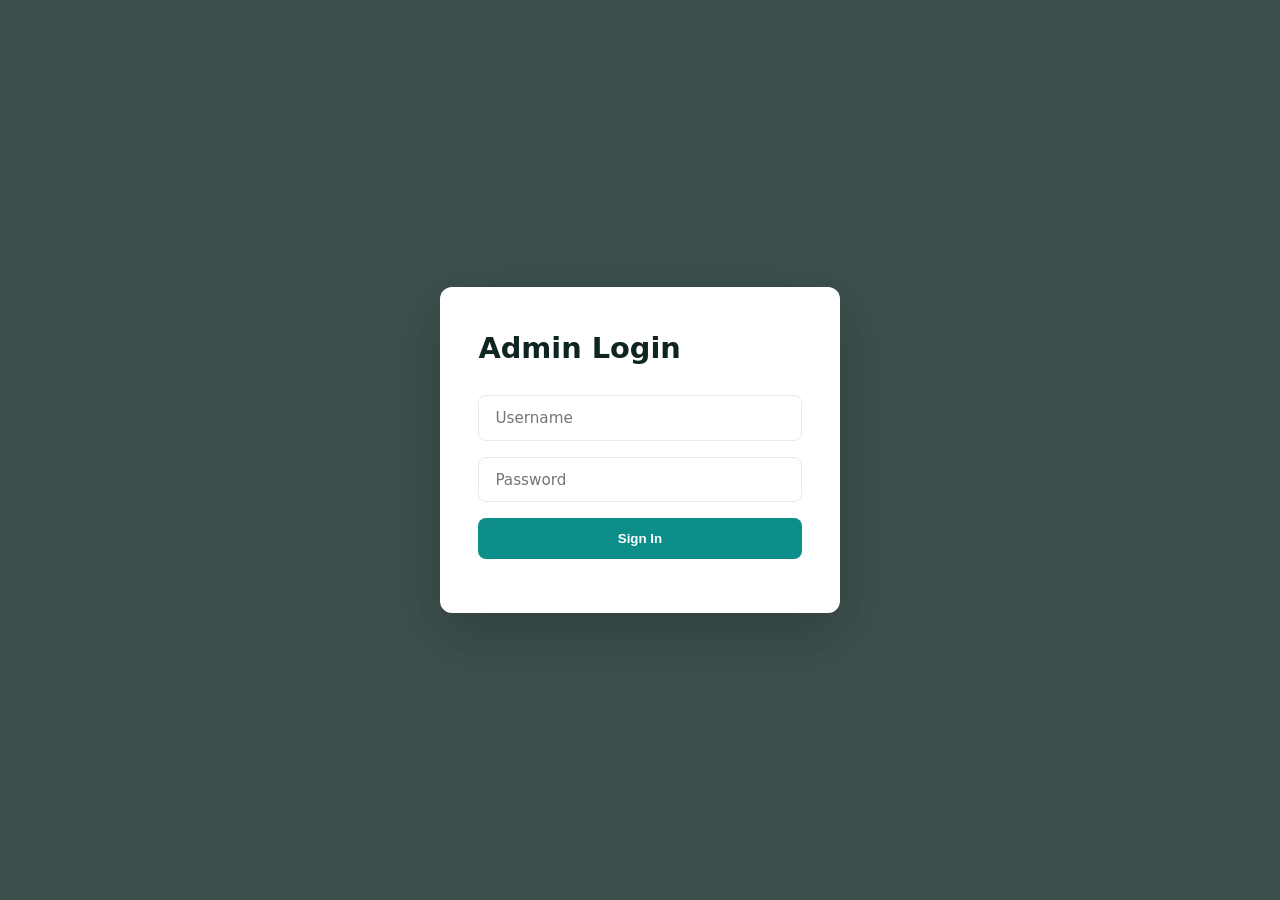
<file: admin.html>
<!DOCTYPE html>
<html lang="en">
<head>
<meta charset="UTF-8">
<meta name="viewport" content="width=device-width, initial-scale=1">
<meta http-equiv="X-UA-Compatible" content="ie=edge">
<title>Admin Dashboard — AmaarBazaar</title>
<meta name="description" content="AmaarBazaar Administrator Dashboard">
<meta http-equiv="Content-Security-Policy" content="default-src 'self'; script-src 'self'; style-src 'self' 'unsafe-inline'; img-src 'self' data: https:;">
<meta name="referrer" content="strict-origin-when-cross-origin">
<link rel="stylesheet" href="css/admin.css?v=8">
</head>
<body>

<!-- Login Modal -->
<div id="loginModal" class="modal-overlay active">
  <div class="modal-panel">
    <h2>Admin Login</h2>
    <form id="loginForm">
      <input type="text" id="username" placeholder="Username" required>
      <input type="password" id="password" placeholder="Password" required>
      <button type="submit" class="btn">Sign In</button>
      <p id="loginError" class="error"></p>
    </form>
  </div>
</div>

<!-- Dashboard (hidden until login) -->
<div id="dashboard" class="dashboard hidden">
  <nav class="admin-nav">
    <div class="admin-nav__brand">
      <h3>AmaarBazaar Admin</h3>
    </div>
    <ul class="admin-nav__menu">
      <li><a href="index.html" class="nav-link nav-link--site">← View Site / Home</a></li>
      <li><a href="#" data-action="section" data-section="stats" class="nav-link active">Dashboard</a></li>
      <li><a href="#" data-action="section" data-section="users" class="nav-link">User Management</a></li>
      <li><a href="#" data-action="section" data-section="listings" class="nav-link">Manage Listings</a></li>
      <li><a href="#" data-action="section" data-section="categories" class="nav-link">Categories</a></li>
      <li><a href="#" data-action="section" data-section="audit" class="nav-link">Audit Log</a></li>
      <li><a href="#" data-action="section" data-section="settings" class="nav-link">Settings</a></li>
      <li><a href="#" data-action="logout" class="nav-link logout">Logout</a></li>
    </ul>
  </nav>

  <main class="admin-content">
    <!-- Stats Section -->
    <section id="stats" class="section active">
      <h2>Dashboard Overview</h2>
      <div class="stats-grid">
        <div class="stat-card">
          <h3>Total Listings</h3>
          <p class="stat-value" id="statListings">0</p>
        </div>
        <div class="stat-card">
          <h3>Active Users</h3>
          <p class="stat-value" id="statUsers">0</p>
        </div>
        <div class="stat-card">
          <h3>Revenue</h3>
          <p class="stat-value" id="statRevenue">৳0</p>
        </div>
        <div class="stat-card">
          <h3>Categories</h3>
          <p class="stat-value" id="statCategories">0</p>
        </div>
      </div>
    </section>

    <!-- Listings Section -->
    <section id="listings" class="section hidden">
      <h2>Manage Listings</h2>
      <div class="user-actions">
        <button class="btn btn-primary" data-action="addListing">+ Add Listing</button>
      </div>
      <table class="table">
        <thead>
          <tr>
            <th>ID</th>
            <th>Title</th>
            <th>Category</th>
            <th>Price</th>
            <th>Location</th>
            <th>Actions</th>
          </tr>
        </thead>
        <tbody id="listingsTable">
          <tr><td colspan="6">No listings to display</td></tr>
        </tbody>
      </table>
    </section>

    <!-- Categories Section -->
    <section id="categories" class="section hidden">
      <h2>Manage Categories</h2>
      <button class="btn" data-action="addCategory">+ Add Category</button>
      <table class="table">
        <thead>
          <tr>
            <th>Name</th>
            <th>Icon</th>
            <th>Listings</th>
            <th>Actions</th>
          </tr>
        </thead>
        <tbody id="categoriesTable">
          <tr><td colspan="4">No categories to display</td></tr>
        </tbody>
      </table>
    </section>

    <!-- Users Section -->
    <section id="users" class="section hidden">
      <h2>User Management</h2>
      <div class="user-actions">
        <button class="btn btn-primary" data-action="createUser">+ Create New User</button>
      </div>
      <table class="table">
        <thead>
          <tr>
            <th>Username</th>
            <th>Email</th>
            <th>Role</th>
            <th>Status</th>
            <th>Created</th>
            <th>Last Login</th>
            <th>Actions</th>
          </tr>
        </thead>
        <tbody id="usersTable">
          <tr><td colspan="7">Loading users...</td></tr>
        </tbody>
      </table>
    </section>

    <!-- Create/Edit User Modal -->
    <div id="userModal" class="modal-overlay hidden">
      <div class="modal-panel">
        <h3 id="userModalTitle">Create New User</h3>
        <form id="userForm">
          <input type="hidden" id="userId">
          <label>Username</label>
          <input type="text" id="userUsername" placeholder="username" required>
          <label>Email</label>
          <input type="email" id="userEmail" placeholder="user@example.com" required>
          <label>Password</label>
          <input type="password" id="userPassword" placeholder="Enter password" required>
          <label>Role</label>
          <select id="userRole" required>
            <option value="user">User (Seller)</option>
            <option value="moderator">Moderator</option>
            <option value="admin">Admin</option>
          </select>
          <label>
            <input type="checkbox" id="userActive" checked>
            Active Account
          </label>
          <div class="modal-actions">
            <button type="submit" class="btn btn-primary">Save User</button>
            <button type="button" class="btn btn-secondary" data-action="closeUser">Cancel</button>
          </div>
          <p id="userError" class="error"></p>
        </form>
      </div>
    </div>

    <!-- Audit Log Section -->
    <section id="audit" class="section hidden">
      <h2>Admin Activity Log</h2>
      <div class="audit-filters">
        <input type="text" id="auditFilterUser" placeholder="Filter by username...">
        <select id="auditFilterAction">
          <option value="">All Actions</option>
          <option value="login">Login</option>
          <option value="logout">Logout</option>
          <option value="user_create">Create User</option>
          <option value="user_edit">Edit User</option>
          <option value="user_delete">Delete User</option>
          <option value="listing_delete">Delete Listing</option>
          <option value="category_edit">Edit Category</option>
          <option value="settings_change">Change Settings</option>
        </select>
        <button class="btn btn-primary" data-action="addAuditNote">+ Add Note</button>
        <button class="btn btn-secondary" data-action="clearAudit">Clear Log</button>
      </div>
      <table class="table">
        <thead>
          <tr>
            <th>Timestamp</th>
            <th>Admin User</th>
            <th>Action</th>
            <th>Details</th>
            <th>IP Address</th>
            <th>Status</th>
            <th>Manage</th>
          </tr>
        </thead>
        <tbody id="auditTable">
          <tr><td colspan="6">Loading activity log...</td></tr>
        </tbody>
      </table>
    </section>

    <!-- Settings Section -->
    <section id="settings" class="section hidden">
      <h2>Settings</h2>
      <div class="settings-panel">
        <label>Site Title</label>
        <input type="text" id="siteTitle" placeholder="AmaarBazaar" value="AmaarBazaar">
        <label>Commission Rate (%)</label>
        <input type="number" id="commissionRate" min="0" max="100" value="5">
        <button class="btn" data-action="saveSettings">Save Settings</button>
      </div>
    </section>
  </main>
</div>

    <!-- Create/Edit Listing Modal -->
    <div id="listingModal" class="modal-overlay hidden">
      <div class="modal-panel">
        <h3 id="listingModalTitle">Add Listing</h3>
        <form id="listingForm">
          <input type="hidden" id="listingId">
          <label>Title</label>
          <input type="text" id="listingTitle" placeholder="e.g. Toyota Allion 2016" required>
          <label>Category</label>
          <select id="listingCat" required></select>
          <label>Price (৳)</label>
          <input type="number" id="listingPrice" min="0" placeholder="0" required>
          <label>Location</label>
          <input type="text" id="listingLoc" placeholder="e.g. Gulshan, Dhaka" required>
          <label>Phone (shown to buyers)</label>
          <input type="tel" id="listingPhone" placeholder="01XXXXXXXXX" maxlength="11">
          <label>Email (optional)</label>
          <input type="email" id="listingEmail" placeholder="seller@example.com">
          <label><input type="checkbox" id="listingFeatured"> Featured listing</label>
          <div class="modal-actions">
            <button type="submit" class="btn btn-primary">Save Listing</button>
            <button type="button" class="btn btn-secondary" data-action="closeListing">Cancel</button>
          </div>
          <p id="listingError" class="error"></p>
        </form>
      </div>
    </div>

    <!-- Create/Edit Category Modal -->
    <div id="catModal" class="modal-overlay hidden">
      <div class="modal-panel">
        <h3 id="catModalTitle">Add Category</h3>
        <form id="catForm">
          <input type="hidden" id="catId">
          <label>Name</label>
          <input type="text" id="catName" placeholder="e.g. Electric Scooters" required>
          <label>Icon (emoji)</label>
          <input type="text" id="catIcon" placeholder="🛴" maxlength="4">
          <label>Group</label>
          <select id="catGroup" required></select>
          <div class="modal-actions">
            <button type="submit" class="btn btn-primary">Save Category</button>
            <button type="button" class="btn btn-secondary" data-action="closeCat">Cancel</button>
          </div>
          <p id="catError" class="error"></p>
        </form>
      </div>
    </div>

<script src="js/i18n.js?v=8"></script>
<script src="js/data.js?v=8"></script>
<script src="js/store.js?v=8"></script>
<script src="js/admin.js?v=8"></script>
</body>
</html>
</file>
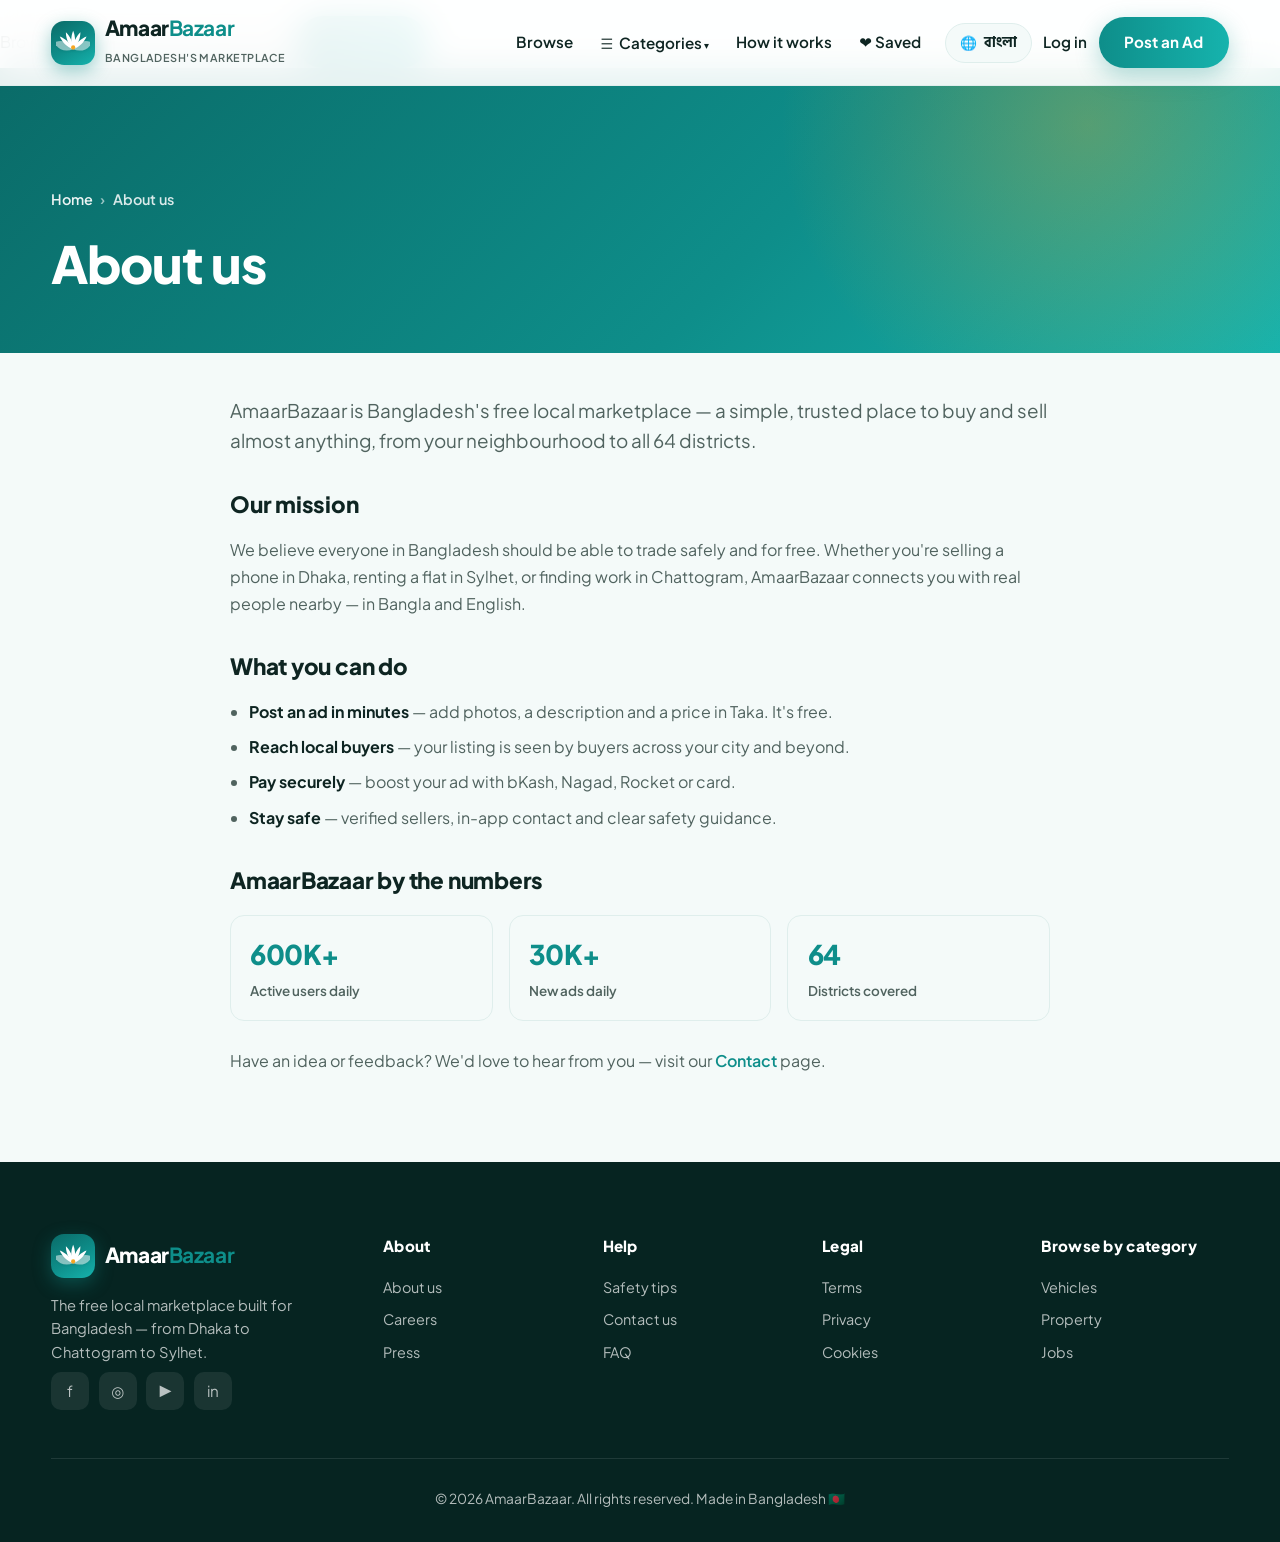
<file: info.html>
<!DOCTYPE html>
<html lang="en" data-lang="en">
<head>
<meta charset="UTF-8">
<meta name="viewport" content="width=device-width, initial-scale=1, viewport-fit=cover">
<meta name="theme-color" content="#0e8e8a">
<title>AmaarBazaar</title>
<meta name="description" content="AmaarBazaar — about us, help, safety and legal information.">
<link rel="preconnect" href="https://fonts.googleapis.com">
<link rel="preconnect" href="https://fonts.gstatic.com" crossorigin>
<link href="https://fonts.googleapis.com/css2?family=Plus+Jakarta+Sans:wght@400;500;600;700;800&family=Hind+Siliguri:wght@400;500;600;700&display=swap" rel="stylesheet">
<link rel="stylesheet" href="css/style.css?v=8">
</head>
<body>

<header class="nav scrolled">
  <div class="container nav__bar">
    <a href="index.html" class="logo">
      <span class="logo__mark"><svg class="lily" viewBox="0 0 48 48" aria-hidden="true"><g fill="#fff"><path d="M24 34C16 25 16 14 24 6 32 14 32 25 24 34Z" opacity=".5" transform="rotate(-70 24 34)"/><path d="M24 34C16 25 16 14 24 6 32 14 32 25 24 34Z" opacity=".5" transform="rotate(70 24 34)"/><path d="M24 34C20 25 21 15 24 8 27 15 28 25 24 34Z" transform="rotate(-46 24 34)"/><path d="M24 34C20 25 21 15 24 8 27 15 28 25 24 34Z" transform="rotate(-23 24 34)"/><path d="M24 34C20 25 21 15 24 8 27 15 28 25 24 34Z"/><path d="M24 34C20 25 21 15 24 8 27 15 28 25 24 34Z" transform="rotate(23 24 34)"/><path d="M24 34C20 25 21 15 24 8 27 15 28 25 24 34Z" transform="rotate(46 24 34)"/></g><circle cx="24" cy="31.5" r="3" fill="#f5a623"/></svg></span>
      <span><span class="logo__text">Amaar<b>Bazaar</b></span><br>
      <span class="nav__tagline" data-i18n="brand.tagline">Bangladesh's Marketplace</span></span>
    </a>
    <nav class="nav__links">
      <a href="browse.html" class="nav__link" data-i18n="nav.browse">Browse</a>
      <div class="nav__cats">
        <a href="index.html#categories" class="nav__link" data-i18n="nav.categories">Categories</a><span class="caret"> ▾</span>
        <div class="mega" id="megaPanel"></div>
      </div>
      <a href="index.html#how" class="nav__link" data-i18n="nav.how">How it works</a>
      <a href="browse.html?fav=1" class="nav__link" data-i18n="nav.saved">❤ Saved</a>
    </nav>
    <div class="nav__actions">
      <button class="lang-toggle" data-lang-toggle>🌐 <span data-i18n="lang.toggle">বাংলা</span></button>
      <a href="#" class="nav__link" data-i18n="nav.login">Log in</a>
      <a href="post.html" class="btn btn--primary" data-i18n="nav.post">Post an Ad</a>
      <button class="nav__burger" aria-label="Menu"><span></span><span></span><span></span></button>
    </div>
  </div>
</header>
<nav class="nav__mobile">
  <a href="browse.html" data-i18n="nav.browse">Browse</a>
  <a href="index.html#categories" data-i18n="nav.categories">Categories</a>
  <a href="index.html#how" data-i18n="nav.how">How it works</a>
  <a href="#" data-i18n="nav.login">Log in</a>
  <a href="post.html" class="btn btn--primary" style="margin-top:1rem;justify-content:center" data-i18n="nav.post">Post an Ad</a>
</nav>

<section class="page-top page-top--info">
  <div class="container page-top__inner">
    <nav class="crumbs crumbs--light" id="crumbs" aria-label="Breadcrumb"></nav>
    <h1 id="infoTitle">AmaarBazaar</h1>
  </div>
</section>

<main class="container">
  <article class="info-page" id="infoContent"></article>
</main>

<footer class="footer" data-full-footer></footer>

<script src="js/i18n.js?v=8"></script>
<script src="js/data.js?v=8"></script>
<script src="js/content.js?v=8"></script>
<script src="js/store.js?v=8"></script>
<script src="js/auth.js?v=8"></script>
<script src="js/app.js?v=8"></script>
</body>
</html>
</file>
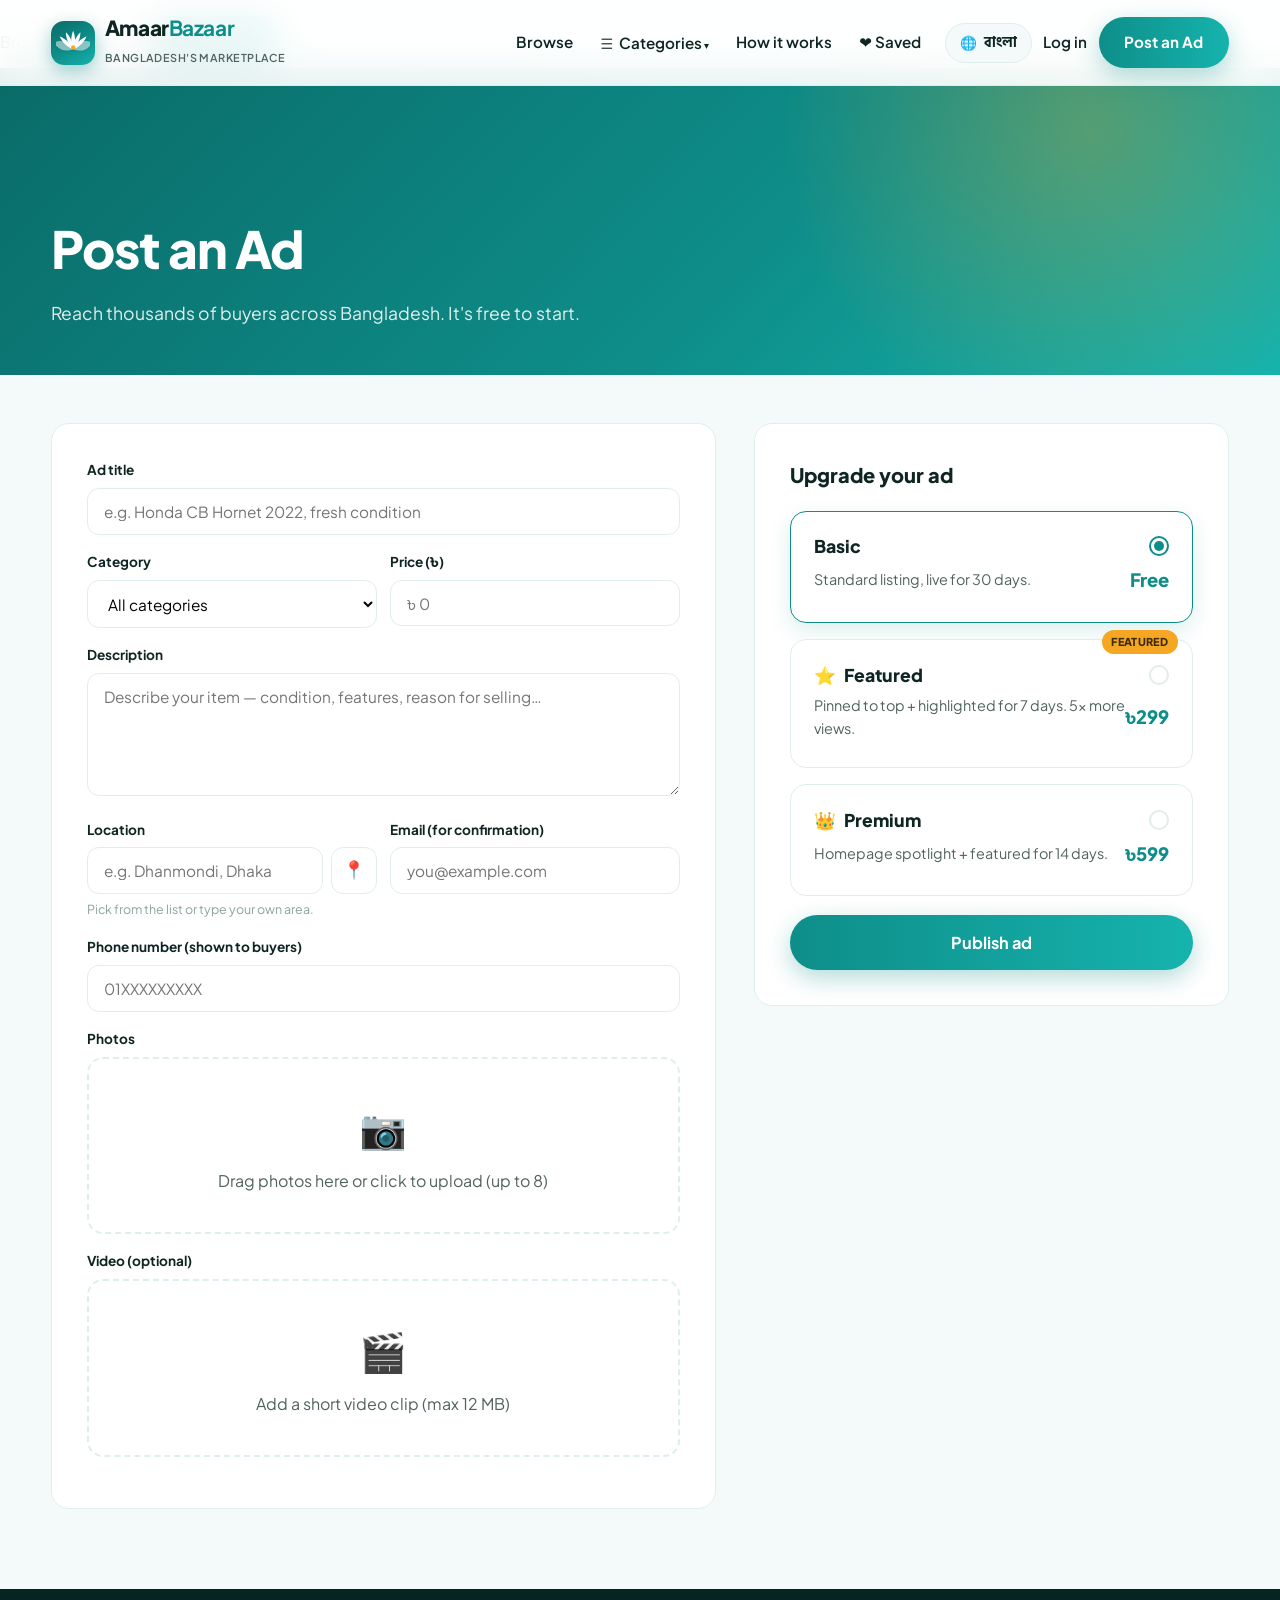
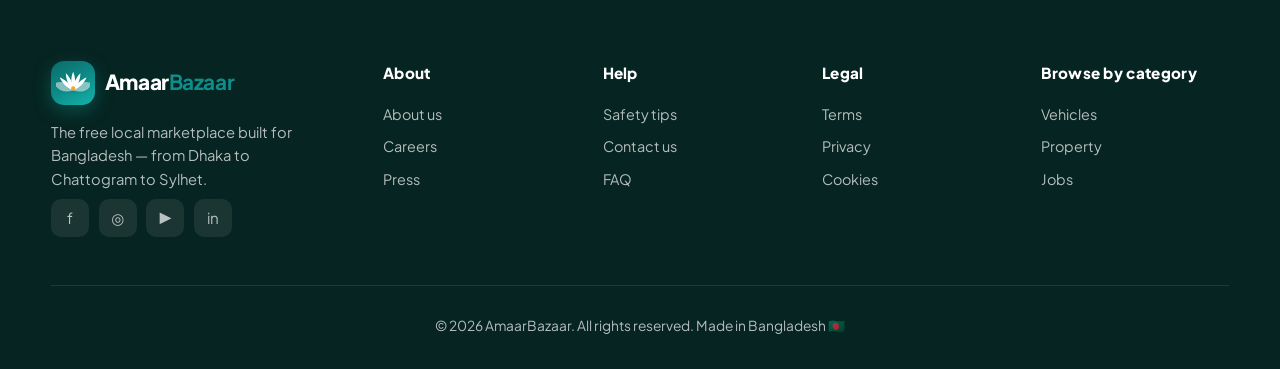
<file: post.html>
<!DOCTYPE html>
<html lang="en" data-lang="en">
<head>
<meta charset="UTF-8">
<meta name="viewport" content="width=device-width, initial-scale=1, viewport-fit=cover">
<meta name="theme-color" content="#0e8e8a">
<title>Post an Ad — AmaarBazaar</title>
<meta name="description" content="Post your ad on AmaarBazaar and reach thousands of buyers across Bangladesh. Boost with bKash, Nagad or card.">
<link rel="preconnect" href="https://fonts.googleapis.com">
<link rel="preconnect" href="https://fonts.gstatic.com" crossorigin>
<link href="https://fonts.googleapis.com/css2?family=Plus+Jakarta+Sans:wght@400;500;600;700;800&family=Hind+Siliguri:wght@400;500;600;700&display=swap" rel="stylesheet">
<link rel="stylesheet" href="css/style.css?v=8">
</head>
<body>

<header class="nav scrolled">
  <div class="container nav__bar">
    <a href="index.html" class="logo">
      <span class="logo__mark"><svg class="lily" viewBox="0 0 48 48" aria-hidden="true"><g fill="#fff"><path d="M24 34C16 25 16 14 24 6 32 14 32 25 24 34Z" opacity=".5" transform="rotate(-70 24 34)"/><path d="M24 34C16 25 16 14 24 6 32 14 32 25 24 34Z" opacity=".5" transform="rotate(70 24 34)"/><path d="M24 34C20 25 21 15 24 8 27 15 28 25 24 34Z" transform="rotate(-46 24 34)"/><path d="M24 34C20 25 21 15 24 8 27 15 28 25 24 34Z" transform="rotate(-23 24 34)"/><path d="M24 34C20 25 21 15 24 8 27 15 28 25 24 34Z"/><path d="M24 34C20 25 21 15 24 8 27 15 28 25 24 34Z" transform="rotate(23 24 34)"/><path d="M24 34C20 25 21 15 24 8 27 15 28 25 24 34Z" transform="rotate(46 24 34)"/></g><circle cx="24" cy="31.5" r="3" fill="#f5a623"/></svg></span>
      <span><span class="logo__text">Amaar<b>Bazaar</b></span><br>
      <span class="nav__tagline" data-i18n="brand.tagline">Bangladesh's Marketplace</span></span>
    </a>
    <nav class="nav__links">
      <a href="browse.html" class="nav__link" data-i18n="nav.browse">Browse</a>
      <div class="nav__cats">
        <a href="index.html#categories" class="nav__link" data-i18n="nav.categories">Categories</a><span class="caret"> ▾</span>
        <div class="mega" id="megaPanel"></div>
      </div>
      <a href="index.html#how" class="nav__link" data-i18n="nav.how">How it works</a>
      <a href="browse.html?fav=1" class="nav__link" data-i18n="nav.saved">❤ Saved</a>
    </nav>
    <div class="nav__actions">
      <button class="lang-toggle" data-lang-toggle>🌐 <span data-i18n="lang.toggle">বাংলা</span></button>
      <a href="#" class="nav__link" data-i18n="nav.login">Log in</a>
      <a href="post.html" class="btn btn--primary" data-i18n="nav.post">Post an Ad</a>
      <button class="nav__burger" aria-label="Menu"><span></span><span></span><span></span></button>
    </div>
  </div>
</header>
<nav class="nav__mobile">
  <a href="browse.html" data-i18n="nav.browse">Browse</a>
  <a href="index.html#categories" data-i18n="nav.categories">Categories</a>
  <a href="post.html" class="btn btn--primary" style="margin-top:1rem;justify-content:center" data-i18n="nav.post">Post an Ad</a>
</nav>

<section class="page-top">
  <div class="container page-top__inner">
    <h1 data-i18n="post.title">Post an Ad</h1>
    <p data-i18n="post.sub">Reach thousands of buyers across Bangladesh. It's free to start.</p>
  </div>
</section>

<div class="container">
  <form class="post-wrap" id="postForm">
    <!-- left: details -->
    <div class="post-form">
      <div class="field">
        <label data-i18n="post.f_title">Ad title</label>
        <input id="pTitle" type="text" required data-i18n-ph="post.f_title_ph" placeholder="e.g. Honda CB Hornet 2022, fresh condition">
      </div>
      <div class="field-row">
        <div class="field">
          <label data-i18n="post.f_cat">Category</label>
          <select required id="postCat"></select>
        </div>
        <div class="field">
          <label data-i18n="post.f_price">Price (৳)</label>
          <input id="pPrice" type="number" min="0" required placeholder="৳ 0">
        </div>
      </div>
      <div class="field">
        <label data-i18n="post.f_desc">Description</label>
        <textarea id="pDesc" rows="5" data-i18n-ph="post.f_desc_ph" placeholder="Describe your item…"></textarea>
      </div>
      <div class="field-row">
        <div class="field">
          <label data-i18n="post.f_loc">Location</label>
          <div class="loc-field">
            <input id="pLoc" type="text" required data-citylist data-i18n-ph="post.f_loc_ph" placeholder="Start typing a city…">
            <button type="button" class="geo-btn" data-geo data-target="#pLoc" title="Use my location" aria-label="Use my location">📍</button>
          </div>
          <span class="field-hint" data-i18n="post.loc_hint">Pick from the list or type your own area.</span>
        </div>
        <div class="field">
          <label data-i18n="post.f_email">Email (for confirmation)</label>
          <input id="pEmail" type="email" required placeholder="you@example.com">
        </div>
      </div>
      <div class="field">
        <label data-i18n="post.f_phone">Phone number (shown to buyers)</label>
        <input id="pPhone" type="tel" required inputmode="numeric" maxlength="11" placeholder="01XXXXXXXXX">
      </div>
      <div class="field">
        <label data-i18n="post.f_photo">Photos</label>
        <div class="dropzone" id="dropzone">
          <div class="dropzone__icon">📷</div>
          <p data-i18n="post.f_photo_hint">Drag photos here or click to upload (up to 8)</p>
        </div>
        <input type="file" id="photoInput" accept="image/*" multiple hidden>
        <div class="post-preview" id="postPreview" style="display:none"></div>
      </div>
      <div class="field">
        <label data-i18n="post.f_video">Video (optional)</label>
        <div class="dropzone dropzone--video" id="videozone">
          <div class="dropzone__icon">🎬</div>
          <p data-i18n="post.f_video_hint">Add a short video clip (max 12 MB)</p>
        </div>
        <input type="file" id="videoInput" accept="video/*" hidden>
      </div>
    </div>

    <!-- right: upgrade tiers -->
    <aside class="post-side">
      <div class="post-form">
        <h3 style="font-size:1.25rem;font-weight:800;margin-bottom:1.2rem" data-i18n="post.upgrade">Upgrade your ad</h3>
        <div class="tiers">
          <div class="tier sel" data-tier="free">
            <div class="tier__head">
              <span class="tier__name" data-i18n="post.tier_free">Basic</span>
              <span class="tier__radio"></span>
            </div>
            <div class="tier__head" style="margin-bottom:.4rem">
              <span class="tier__desc" data-i18n="post.tier_free_d">Standard listing, live for 30 days.</span>
              <span class="tier__price" data-i18n="post.free">Free</span>
            </div>
          </div>
          <div class="tier" data-tier="featured">
            <span class="tier__tag" data-i18n="feat.featured">Featured</span>
            <div class="tier__head">
              <span class="tier__name">⭐ <span data-i18n="post.tier_feat">Featured</span></span>
              <span class="tier__radio"></span>
            </div>
            <div class="tier__head" style="margin-bottom:.4rem">
              <span class="tier__desc" data-i18n="post.tier_feat_d">Pinned to top + highlighted for 7 days.</span>
              <span class="tier__price" data-price="299">৳299</span>
            </div>
          </div>
          <div class="tier" data-tier="premium">
            <div class="tier__head">
              <span class="tier__name">👑 <span data-i18n="post.tier_prem">Premium</span></span>
              <span class="tier__radio"></span>
            </div>
            <div class="tier__head" style="margin-bottom:.4rem">
              <span class="tier__desc" data-i18n="post.tier_prem_d">Homepage spotlight + featured for 14 days.</span>
              <span class="tier__price" data-price="599">৳599</span>
            </div>
          </div>
        </div>
        <div id="postError" class="auth-error" style="margin-top:.8rem"></div>
        <button type="submit" class="btn btn--primary btn--block btn--lg" id="postSubmit" style="margin-top:.4rem" data-i18n="post.submit">Publish ad</button>
      </div>
    </aside>
  </form>
</div>

<footer class="footer" data-full-footer></footer>

<!-- ===== PAYMENT MODAL ===== -->
<div class="modal" id="payModal">
  <div class="modal__overlay"></div>
  <div class="modal__panel">
    <button class="modal__close" id="payClose" aria-label="Close">✕</button>

    <!-- payment form -->
    <div id="payForm-wrap">
      <div class="modal__head">
        <h3 data-i18n="pay.title">Secure checkout</h3>
        <p data-i18n="pay.sub">Choose how you'd like to pay.</p>
      </div>
      <form class="modal__body" id="payForm">
        <label class="field" style="display:block"><span style="font-weight:700;font-size:.85rem" data-i18n="pay.method">Payment method</span></label>
        <div class="pay-methods">
          <div class="pay-method sel" data-method="bkash"><span class="pay-method__logo">📲</span><span data-i18n="pay.bkash">bKash</span></div>
          <div class="pay-method" data-method="nagad"><span class="pay-method__logo">💸</span><span data-i18n="pay.nagad">Nagad</span></div>
          <div class="pay-method" data-method="rocket"><span class="pay-method__logo">🚀</span><span data-i18n="pay.rocket">Rocket</span></div>
          <div class="pay-method" data-method="card"><span class="pay-method__logo">💳</span><span data-i18n="pay.card">Card</span></div>
        </div>

        <div id="mobileFields">
          <div class="field">
            <label data-i18n="pay.mobile_num">Mobile number</label>
            <input type="tel" id="payMobile" data-i18n-ph="pay.mobile_ph" placeholder="01XXXXXXXXX">
          </div>
        </div>
        <div id="cardFields" style="display:none">
          <div class="field">
            <label data-i18n="pay.card_num">Card number</label>
            <input type="text" id="cardNum" placeholder="0000 0000 0000 0000" inputmode="numeric">
          </div>
          <div class="field">
            <label data-i18n="pay.card_name">Name on card</label>
            <input type="text" id="cardName" placeholder="—">
          </div>
          <div class="field-row">
            <div class="field"><label data-i18n="pay.expiry">Expiry</label><input type="text" id="cardExp" placeholder="MM/YY" inputmode="numeric"></div>
            <div class="field"><label data-i18n="pay.cvc">CVC</label><input type="text" id="cardCvc" placeholder="123" inputmode="numeric" maxlength="4"></div>
          </div>
        </div>

        <div class="pay-summary">
          <div class="pay-summary__row"><span id="paySummaryItem">Featured upgrade</span><span id="paySummaryAmt" data-price="299">৳299</span></div>
          <div class="pay-summary__row pay-summary__row--total"><span data-i18n="pay.total">Total</span><span id="payTotalAmt" data-price="299">৳299</span></div>
        </div>

        <button type="submit" class="btn btn--primary btn--block btn--lg" id="payBtn">
          <span data-i18n="pay.pay_btn">Pay</span>
        </button>
        <div class="pay-secured">🔒 <span data-i18n="pay.secured">Secured & encrypted.</span></div>
        <div class="pay-demo" data-i18n="pay.demo_note">Demo checkout — connect a payment gateway to process live payments.</div>
      </form>
    </div>

    <!-- success state -->
    <div class="pay-success" id="paySuccess" style="display:none">
      <div class="pay-success__check">
        <svg viewBox="0 0 24 24" fill="none" stroke="currentColor" stroke-width="2.5" stroke-linecap="round" stroke-linejoin="round"><path d="M20 6 9 17l-5-5"/></svg>
      </div>
      <h3 data-i18n="pay.success_t">Payment successful!</h3>
      <p data-i18n="pay.success_d">Your ad is now boosted and live.</p>
      <p id="paySuccessEmail" class="pay-email-note"></p>
      <button class="btn btn--primary btn--lg" id="paySuccessBtn" data-i18n="pay.success_btn">View my ad</button>
    </div>
  </div>
</div>

<!-- ===== POST SUCCESS MODAL ===== -->
<div class="modal" id="postSuccess">
  <div class="modal__overlay"></div>
  <div class="modal__panel">
    <button class="modal__close" id="psClose" aria-label="Close">✕</button>
    <div class="pay-success" style="padding-bottom:1.4rem">
      <div class="pay-success__check">
        <svg viewBox="0 0 24 24" fill="none" stroke="currentColor" stroke-width="2.5" stroke-linecap="round" stroke-linejoin="round"><path d="M20 6 9 17l-5-5"/></svg>
      </div>
      <h3 data-i18n="post.success_t">Your ad is live! 🎉</h3>
      <p data-i18n="post.success_d">It’s now visible to buyers across Bangladesh.</p>
      <div class="post-success__card">
        <div><span data-i18n="post.success_ad">Ad</span>: <strong id="psTitle"></strong></div>
        <div><span data-i18n="post.success_ref">Reference</span>: <strong id="psRef"></strong></div>
        <div class="post-success__email">📧 <span data-i18n="post.success_email">Confirmation sent to</span> <strong id="psEmail"></strong></div>
      </div>
      <div class="modal-actions" style="display:flex;gap:.8rem;margin-top:1.4rem">
        <a id="psView" href="browse.html" class="btn btn--primary btn--block"><span data-i18n="post.success_view">View my ad</span></a>
        <button id="psAnother" class="btn btn--outline btn--block" data-i18n="post.success_another">Post another</button>
      </div>
    </div>
  </div>
</div>

<script src="js/i18n.js?v=8"></script>
<script src="js/data.js?v=8"></script>
<script src="js/store.js?v=8"></script>
<script src="js/auth.js?v=8"></script>
<script src="js/app.js?v=8"></script>
</body>
</html>
</file>
<file: css/admin.css>
/* AmaarBazaar Admin CSS */
:root {
  --primary: #0e8e8a;
  --primary-d: #0a6b68;
  --accent: #e8568a;
  --gold: #f5a623;
  --ink: #0e2522;
  --error: #dc2626;
  --bg: #f4faf9;
  --white: #ffffff;
}

* { margin: 0; padding: 0; box-sizing: border-box; }
body {
  font-family: 'Plus Jakarta Sans', system-ui, sans-serif;
  background: var(--bg);
  color: var(--ink);
  line-height: 1.6;
}

a { color: inherit; text-decoration: none; }

/* Login Modal */
.modal-overlay {
  position: fixed;
  inset: 0;
  background: rgba(14, 37, 34, 0.8);
  display: flex;
  align-items: center;
  justify-content: center;
  z-index: 1000;
  opacity: 1;
  transition: opacity 0.3s;
}
.modal-overlay.active { opacity: 1; }
.modal-overlay:not(.active) { display: none; }

.modal-panel {
  background: var(--white);
  border-radius: 12px;
  padding: 2.4rem;
  width: min(400px, 90vw);
  box-shadow: 0 20px 60px rgba(0, 0, 0, 0.2);
}
.modal-panel h2 {
  margin-bottom: 1.5rem;
  font-size: 1.8rem;
}

.modal-panel form {
  display: flex;
  flex-direction: column;
  gap: 1rem;
}

input[type="text"],
input[type="password"],
input[type="number"],
textarea,
select {
  padding: 0.8rem 1rem;
  border: 1px solid #e6ece9;
  border-radius: 8px;
  font-family: inherit;
  font-size: 0.95rem;
  outline: none;
}

input:focus,
select:focus,
textarea:focus {
  border-color: var(--primary);
  box-shadow: 0 0 0 3px rgba(14, 142, 138, 0.1);
}

.btn {
  padding: 0.8rem 1.6rem;
  background: var(--primary);
  color: var(--white);
  border: none;
  border-radius: 8px;
  cursor: pointer;
  font-weight: 700;
  transition: all 0.3s;
}
.btn:hover { background: var(--primary-d); transform: translateY(-2px); }

.error { color: var(--error); font-size: 0.9rem; }

/* Dashboard */
.dashboard {
  display: flex;
  min-height: 100vh;
}
.dashboard.hidden { display: none; }

/* Admin Nav */
.admin-nav {
  width: 260px;
  background: var(--primary-d);
  color: var(--white);
  padding: 2rem 1rem;
  position: fixed;
  height: 100vh;
  overflow-y: auto;
}

.admin-nav__brand h3 {
  font-size: 1.4rem;
  margin-bottom: 2rem;
  letter-spacing: -0.02em;
}

.admin-nav__menu {
  list-style: none;
}
.admin-nav__menu li { margin-bottom: 0.5rem; }

.nav-link {
  display: block;
  padding: 0.75rem 1rem;
  border-radius: 6px;
  transition: all 0.3s;
  color: rgba(255, 255, 255, 0.8);
}
.nav-link:hover, .nav-link.active {
  background: var(--primary);
  color: var(--white);
}
.nav-link.logout { margin-top: 2rem; color: #ffb3b3; }
.nav-link--site { background: rgba(255,255,255,.12); margin-bottom: 1.2rem; font-weight: 700; }
.nav-link--site:hover { background: rgba(255,255,255,.22); color: #fff; }

/* Admin Content */
.admin-content {
  margin-left: 260px;
  flex: 1;
  padding: 2rem;
}

.admin-content h2 {
  font-size: 2rem;
  margin-bottom: 2rem;
}

.section { display: none; }
.section.active { display: block; }

.stats-grid {
  display: grid;
  grid-template-columns: repeat(auto-fit, minmax(200px, 1fr));
  gap: 1.5rem;
  margin-bottom: 2rem;
}

.stat-card {
  background: var(--white);
  border-radius: 12px;
  padding: 1.6rem;
  border: 1px solid #dfeeec;
  box-shadow: 0 2px 8px rgba(0, 0, 0, 0.04);
}
.stat-card h3 { font-size: 0.95rem; color: var(--grey-2); margin-bottom: 0.8rem; }
.stat-value { font-size: 2.2rem; font-weight: 800; color: var(--primary); }

.table {
  width: 100%;
  border-collapse: collapse;
  background: var(--white);
  border-radius: 12px;
  overflow: hidden;
  box-shadow: 0 2px 8px rgba(0, 0, 0, 0.04);
}

.table th {
  background: #f0f5f4;
  padding: 1rem;
  text-align: left;
  font-weight: 700;
  border-bottom: 1px solid #dfeeec;
}

.table td {
  padding: 1rem;
  border-bottom: 1px solid #dfeeec;
}

.table tr:last-child td { border-bottom: none; }

.settings-panel {
  background: var(--white);
  padding: 2rem;
  border-radius: 12px;
  max-width: 500px;
}

.settings-panel label {
  display: block;
  font-weight: 700;
  margin: 1rem 0 0.5rem;
}

.settings-panel input {
  width: 100%;
  margin-bottom: 1rem;
}

/* User Management */
.user-actions {
  margin-bottom: 1.5rem;
}

.btn-primary {
  background: var(--primary);
  color: var(--white);
}
.btn-primary:hover { background: var(--primary-d); }

.btn-secondary {
  background: #e6ece9;
  color: var(--ink);
}
.btn-secondary:hover { background: #d9e4e0; }

.btn-small {
  padding: 0.4rem 0.8rem;
  font-size: 0.85rem;
  background: var(--primary);
  color: var(--white);
  border: none;
  border-radius: 6px;
  cursor: pointer;
  transition: all 0.3s;
  margin-right: 0.4rem;
}
.btn-small:hover { background: var(--primary-d); }

.btn-danger {
  background: var(--error);
}
.btn-danger:hover { background: #b91c1c; }

/* Editor modals (user / listing / category) — id selectors win over the
   generic `.modal-overlay:not(.active){display:none}` rule. */
#userModal,
#listingModal,
#catModal {
  position: fixed;
  inset: 0;
  background: rgba(14, 37, 34, 0.8);
  display: flex;
  align-items: center;
  justify-content: center;
  z-index: 1001;
}
#userModal.hidden,
#listingModal.hidden,
#catModal.hidden { display: none; }

#userModal .modal-panel,
#listingModal .modal-panel,
#catModal .modal-panel {
  width: min(460px, 90vw);
  max-height: 90vh;
  overflow-y: auto;
}

#userModal .modal-panel h3 {
  margin-bottom: 1.5rem;
  font-size: 1.5rem;
}

#userModal label {
  display: block;
  font-weight: 700;
  margin: 1rem 0 0.5rem;
}

#userModal input,
#userModal select {
  width: 100%;
  margin-bottom: 0.5rem;
}

#userModal input[type="checkbox"] {
  width: auto;
  margin-right: 0.5rem;
}

.modal-actions {
  display: flex;
  gap: 1rem;
  margin-top: 1.5rem;
}

.modal-actions .btn {
  flex: 1;
}

/* Badges */
.role-badge {
  display: inline-block;
  padding: 0.4rem 0.8rem;
  border-radius: 20px;
  font-size: 0.85rem;
  font-weight: 700;
}
.role-admin { background: #fecaca; color: #991b1b; }
.role-moderator { background: #fde047; color: #78350f; }
.role-user { background: #d1fae5; color: #065f46; }

.status-badge {
  display: inline-block;
  padding: 0.4rem 0.8rem;
  border-radius: 20px;
  font-size: 0.85rem;
  font-weight: 700;
}
.status-badge.active { background: #d1fae5; color: #065f46; }
.status-badge.inactive { background: #fee2e2; color: #991b1b; }
.status-badge.success { background: #d1fae5; color: #065f46; }
.status-badge.failed { background: #fee2e2; color: #991b1b; }
.status-badge.view { background: #dbeafe; color: #0c4a6e; }

.action-badge {
  display: inline-block;
  padding: 0.4rem 0.8rem;
  border-radius: 6px;
  background: #ede9fe;
  color: #5b21b6;
  font-weight: 600;
  font-size: 0.85rem;
}

/* Audit Log Filters */
.audit-filters {
  display: flex;
  gap: 1rem;
  margin-bottom: 1.5rem;
  flex-wrap: wrap;
}

.audit-filters input,
.audit-filters select {
  padding: 0.8rem 1rem;
  border: 1px solid #e6ece9;
  border-radius: 8px;
  flex: 1;
  min-width: 150px;
}

/* Table Enhancements */
.table tr:hover {
  background: #f9fcfb;
}

.table strong {
  color: var(--primary);
}

@media (max-width: 860px) {
  .admin-nav { width: 100%; height: auto; position: relative; padding: 1rem; }
  .admin-nav__menu { display: flex; gap: 0.5rem; flex-wrap: wrap; }
  .admin-content { margin-left: 0; padding: 1rem; }
  .admin-content h2 { font-size: 1.5rem; }
  .stats-grid { grid-template-columns: repeat(2, 1fr); }

  .audit-filters {
    flex-direction: column;
  }
  .audit-filters input,
  .audit-filters select {
    min-width: auto;
  }

  .table {
    font-size: 0.85rem;
  }
  .table th,
  .table td {
    padding: 0.6rem;
  }

  .btn-small {
    padding: 0.3rem 0.6rem;
    font-size: 0.75rem;
  }

  .modal-panel {
    width: 95vw !important;
  }
}
</file>
<file: css/style.css>
/* ====================================================================
   AmaarBazar — global styles & animations
   ==================================================================== */
:root{
  --primary:#0e8e8a;      /* Shapla pond teal */
  --primary-d:#0a6b68;
  --primary-l:#16b3ad;
  --accent:#e8568a;       /* soft lily rose */
  --accent-d:#d63e75;
  --gold:#f5a623;         /* golden lily heart */
  --ink:#0e2522;          /* deep teal-black */
  --grey-1:#50635f;
  --grey-2:#8aa39e;
  --line:#dfeeec;
  --bg:#f4faf9;
  --white:#ffffff;
  /* legacy aliases — existing rules keep working with the new palette */
  --green:var(--primary);
  --green-d:var(--primary-d);
  --green-l:var(--primary-l);
  --red:var(--accent);
  --radius:18px;
  --shadow:0 10px 40px rgba(10,58,56,.10);
  --shadow-lg:0 24px 70px rgba(10,58,56,.18);
  --t:.45s cubic-bezier(.22,1,.36,.18);
  --ease:cubic-bezier(.22,1,.36,1);
  --font:'Plus Jakarta Sans','Hind Siliguri',system-ui,sans-serif;
}
*{margin:0;padding:0;box-sizing:border-box}
html{scroll-behavior:smooth}
body{
  font-family:var(--font);
  color:var(--ink);
  background:var(--bg);
  line-height:1.6;
  overflow-x:hidden;
  -webkit-font-smoothing:antialiased;
}
html[data-lang="bn"] body{font-family:'Hind Siliguri','Plus Jakarta Sans',sans-serif}
a{color:inherit;text-decoration:none}
img{max-width:100%;display:block}
.container{width:min(1240px,92vw);margin-inline:auto}
section{position:relative}

/* ---------- buttons ---------- */
.btn{
  display:inline-flex;align-items:center;gap:.5rem;
  font-weight:700;font-size:.95rem;border:none;cursor:pointer;
  padding:.85rem 1.6rem;border-radius:999px;
  transition:transform .3s var(--ease),box-shadow .3s var(--ease),background .3s;
  position:relative;overflow:hidden;font-family:inherit;
}
.btn--primary{background:var(--green);color:#fff;box-shadow:0 8px 24px rgba(14,142,138,.32)}
.btn--primary:hover{transform:translateY(-3px);box-shadow:0 14px 34px rgba(14,142,138,.42)}
.btn--red{background:var(--red);color:#fff;box-shadow:0 8px 24px rgba(232,86,138,.3)}
.btn--red:hover{transform:translateY(-3px);box-shadow:0 14px 34px rgba(232,86,138,.42)}
.btn--ghost{background:rgba(255,255,255,.14);color:#fff;backdrop-filter:blur(6px);border:1px solid rgba(255,255,255,.25)}
.btn--ghost:hover{background:rgba(255,255,255,.24);transform:translateY(-3px)}
.btn--outline{background:transparent;color:var(--green);border:1.5px solid var(--green)}
.btn--outline:hover{background:var(--green);color:#fff;transform:translateY(-3px)}
.btn--lg{padding:1.05rem 2.1rem;font-size:1.02rem}
.btn--block{width:100%;justify-content:center}
.btn .shine{position:absolute;inset:0;background:linear-gradient(120deg,transparent 30%,rgba(255,255,255,.45),transparent 70%);transform:translateX(-120%);transition:transform .7s}
.btn:hover .shine{transform:translateX(120%)}

/* ---------- nav ---------- */
/* Solid, persistent top bar — logo & links stay dark and static at all times */
.nav{position:fixed;top:0;left:0;right:0;z-index:1000;background:rgba(255,255,255,.9);backdrop-filter:blur(16px);border-bottom:1px solid var(--line);transition:box-shadow .4s var(--ease),background .4s var(--ease)}
.nav__bar{display:flex;align-items:center;gap:1.5rem;padding:1.05rem 0;transition:padding .4s var(--ease)}
.nav.scrolled{background:rgba(255,255,255,.95);box-shadow:0 6px 30px rgba(10,58,56,.1)}
.nav.scrolled .nav__bar{padding:.65rem 0}
.logo{display:flex;align-items:center;gap:.6rem;margin-right:auto}
.logo__mark{width:44px;height:44px;border-radius:13px;background:linear-gradient(150deg,var(--primary-d),var(--primary) 55%,var(--primary-l));display:grid;place-items:center;box-shadow:0 6px 18px rgba(14,142,138,.4);position:relative;overflow:hidden;transition:transform .5s var(--ease)}
.logo:hover .logo__mark{transform:rotate(-6deg) scale(1.06)}
.logo__mark .lily{width:78%;height:78%;display:block;filter:drop-shadow(0 1px 1px rgba(0,0,0,.12))}
.logo:hover .lily{animation:lilySway 1.2s var(--ease)}
@keyframes lilySway{0%,100%{transform:rotate(0)}30%{transform:rotate(-7deg)}65%{transform:rotate(5deg)}}
.logo__mark::before{content:"";position:absolute;inset:0;background:linear-gradient(120deg,transparent 30%,rgba(255,255,255,.5),transparent 70%);transform:translateX(-120%);transition:transform .8s;z-index:1}
.logo:hover .logo__mark::before{transform:translateX(120%)}
.logo__text{font-weight:800;font-size:1.3rem;letter-spacing:-.02em;color:var(--ink);line-height:1}
.logo__text b{color:var(--primary)}
.nav__tagline{font-size:.68rem;color:var(--grey-1);font-weight:600;letter-spacing:.04em;text-transform:uppercase}
.nav__links{display:flex;gap:1.7rem;align-items:center}
.nav__link{color:var(--ink);font-weight:600;font-size:.95rem;position:relative;transition:color .3s}
.nav__link:hover{color:var(--primary)}
.nav__link::after{content:"";position:absolute;left:0;bottom:-4px;width:0;height:2px;background:var(--primary);border-radius:2px;transition:width .3s var(--ease)}
.nav__link:hover::after{width:100%}
.nav__actions{display:flex;gap:.7rem;align-items:center}
/* Post an Ad — always filled & visible on the solid bar */
.nav__actions .btn--ghost{background:var(--primary);color:#fff;border:none;backdrop-filter:none;box-shadow:0 8px 22px rgba(14,142,138,.32)}
.nav__actions .btn--ghost:hover{background:var(--primary-d);transform:translateY(-3px)}
.lang-toggle{
  display:inline-flex;align-items:center;gap:.4rem;background:var(--bg);
  border:1px solid var(--line);color:var(--ink);border-radius:999px;
  padding:.5rem .9rem;font-weight:700;font-size:.85rem;cursor:pointer;font-family:inherit;
  transition:.3s var(--ease);
}
.lang-toggle:hover{background:#fff;border-color:var(--primary);color:var(--primary);transform:translateY(-2px)}
.nav__burger{display:none;flex-direction:column;gap:5px;background:none;border:none;cursor:pointer;padding:6px}
.nav__burger span{width:24px;height:2px;background:var(--ink);border-radius:2px;transition:.3s}

/* ---------- hero ---------- */
.hero{position:relative;min-height:100vh;display:flex;align-items:center;color:#fff;padding-top:90px;overflow:hidden}
.hero__bg{position:absolute;inset:0;z-index:-3;background:linear-gradient(135deg,#07403e,#0a6b68 35%,#0e8e8a 70%,#16b3ad);background-size:180% 180%;animation:heroShift 18s ease infinite}
@keyframes heroShift{0%,100%{background-position:0% 50%}50%{background-position:100% 50%}}
.hero__mesh{position:absolute;inset:0;z-index:-2;opacity:.6;
  background:
   radial-gradient(40vw 40vw at 18% 22%,rgba(245,166,35,.30),transparent 60%),
   radial-gradient(38vw 38vw at 82% 70%,rgba(232,86,138,.26),transparent 60%),
   radial-gradient(30vw 30vw at 60% 12%,rgba(10,138,102,.5),transparent 60%);
  animation:meshFloat 16s ease-in-out infinite alternate;
}
@keyframes meshFloat{from{transform:translate3d(0,0,0) scale(1)}to{transform:translate3d(-3%,2%,0) scale(1.08)}}
.hero__grain{position:absolute;inset:0;z-index:-1;opacity:.05;background-image:url("data:image/svg+xml,%3Csvg xmlns='http://www.w3.org/2000/svg' width='120' height='120'%3E%3Cfilter id='n'%3E%3CfeTurbulence type='fractalNoise' baseFrequency='.8' numOctaves='3'/%3E%3C/filter%3E%3Crect width='100%25' height='100%25' filter='url(%23n)'/%3E%3C/svg%3E")}
.hero__inner{width:min(900px,92vw)}
.hero__kicker{display:inline-flex;align-items:center;gap:.5rem;background:rgba(255,255,255,.12);border:1px solid rgba(255,255,255,.22);padding:.5rem 1.1rem;border-radius:999px;font-weight:700;font-size:.82rem;letter-spacing:.03em;backdrop-filter:blur(6px);margin-bottom:1.6rem}
.hero__kicker::before{content:"";width:8px;height:8px;border-radius:50%;background:var(--gold);box-shadow:0 0 0 0 rgba(245,166,35,.6);animation:pulse 2s infinite}
@keyframes pulse{0%{box-shadow:0 0 0 0 rgba(245,166,35,.6)}70%{box-shadow:0 0 0 12px rgba(245,166,35,0)}100%{box-shadow:0 0 0 0 rgba(245,166,35,0)}}
.hero__title{font-size:clamp(2.6rem,6vw,5rem);font-weight:800;line-height:1.04;letter-spacing:-.03em;margin-bottom:1.3rem}
.hero__sub{font-size:clamp(1.05rem,2vw,1.3rem);max-width:620px;color:rgba(255,255,255,.9);margin-bottom:2.4rem}
.search{display:flex;gap:.5rem;background:#fff;border-radius:999px;padding:.5rem;box-shadow:var(--shadow-lg);max-width:720px}
.search__field{flex:1;display:flex;align-items:center;gap:.6rem;padding:.4rem 1.1rem}
.search__field svg{flex-shrink:0;color:var(--grey-2)}
.search__field+.search__field{border-left:1px solid var(--line)}
.search input,.search select{border:none;outline:none;font-size:1rem;font-family:inherit;width:100%;color:var(--ink);background:none}
.search__field--loc{max-width:200px}
.hero__popular{margin-top:1.4rem;font-size:.9rem;color:rgba(255,255,255,.85);display:flex;gap:.6rem;flex-wrap:wrap;align-items:center}
.hero__popular a{background:rgba(255,255,255,.12);padding:.35rem .9rem;border-radius:999px;border:1px solid rgba(255,255,255,.2);transition:.3s}
.hero__popular a:hover{background:rgba(255,255,255,.26);transform:translateY(-2px)}
.hero__stats{display:flex;gap:2.6rem;margin-top:3rem;flex-wrap:wrap}
.stat__num{font-size:clamp(1.8rem,3.5vw,2.7rem);font-weight:800;letter-spacing:-.02em;color:var(--gold)}
.stat__label{font-size:.86rem;color:rgba(255,255,255,.82);font-weight:600}
.hero__scroll{position:absolute;bottom:26px;left:50%;transform:translateX(-50%);width:26px;height:42px;border:2px solid rgba(255,255,255,.5);border-radius:999px;display:grid;justify-items:center;padding-top:7px}
.hero__scroll span{width:4px;height:8px;background:#fff;border-radius:2px;animation:scrollDot 1.6s infinite}
@keyframes scrollDot{0%{opacity:0;transform:translateY(-4px)}40%{opacity:1}80%{opacity:0;transform:translateY(10px)}}

/* ---------- section heading ---------- */
.section{padding:6rem 0}
.section__head{text-align:center;max-width:640px;margin:0 auto 3.2rem}
.section__kicker{color:var(--green);font-weight:800;letter-spacing:.08em;text-transform:uppercase;font-size:.8rem;margin-bottom:.7rem}
.section__title{font-size:clamp(1.9rem,4vw,3rem);font-weight:800;letter-spacing:-.02em;line-height:1.1;margin-bottom:.8rem}
.section__sub{color:var(--grey-1);font-size:1.08rem}

/* ---------- category grid (Gumtree-style) ---------- */
.cat-grid{display:grid;grid-template-columns:repeat(auto-fit,minmax(280px,1fr));gap:1.6rem}

.cat-main{background:#fff;border-radius:var(--radius);border:1px solid var(--line);overflow:hidden;box-shadow:0 2px 8px rgba(0,0,0,.04);transition:.3s var(--ease);animation:cardIn .6s var(--ease) both;animation-delay:calc(var(--i,0)*.06s)}
.cat-main:hover{transform:translateY(-4px);box-shadow:0 8px 24px rgba(0,0,0,.08);border-color:var(--green)}

.cat-main__header{padding:1.4rem;border-bottom:2px solid var(--green-l);background:linear-gradient(135deg,rgba(22,179,173,.04),transparent)}
.cat-main__title{font-size:1.2rem;font-weight:800;color:var(--green);letter-spacing:-.01em;margin-bottom:.6rem}
.cat-main__link{font-size:.85rem;font-weight:700;color:var(--green);text-decoration:none;transition:.3s;display:inline-block}
.cat-main__link:hover{color:var(--green-d);text-decoration:underline}

.cat-main__subcats{padding:.8rem}
.cat-subcat{display:flex;align-items:center;padding:.65rem .8rem;margin-bottom:.4rem;border-radius:6px;text-decoration:none;color:var(--ink);font-size:.95rem;font-weight:500;transition:.3s var(--ease);position:relative;animation:fadeInUp .4s var(--ease) both;animation-delay:calc(var(--i,0)*.08s)}
.cat-subcat:hover{background:var(--green-l);color:#fff;padding-left:1.2rem}
.cat-subcat:last-child{margin-bottom:0}

.cat-subcat--more{background:linear-gradient(135deg,rgba(22,179,173,.08),transparent);color:var(--green);font-weight:700}
.cat-subcat--more:hover{background:var(--green);color:#fff;padding-left:1.2rem}

.cat-subcat__icon{font-size:1.4rem;margin-right:.8rem;display:inline-block;transition:transform .3s var(--ease)}
.cat-subcat:hover .cat-subcat__icon{transform:scale(1.15)}

.cat-subcat__name{font-weight:600}

/* ---------- listing cards ---------- */
.listing-grid{display:grid;grid-template-columns:repeat(4,1fr);gap:1.5rem}
.card{background:#fff;border-radius:var(--radius);overflow:hidden;border:1px solid var(--line);transition:.4s var(--ease);cursor:pointer;display:flex;flex-direction:column}
.card:hover{transform:translateY(-8px);box-shadow:var(--shadow-lg);border-color:transparent}
.card__media{position:relative;aspect-ratio:4/3;overflow:hidden}
.card__media img{width:100%;height:100%;object-fit:cover;transition:transform .7s var(--ease)}
.card:hover .card__media img{transform:scale(1.09)}
.card__badge{position:absolute;top:.8rem;left:.8rem;background:var(--gold);color:#3a2a00;font-weight:800;font-size:.72rem;padding:.3rem .7rem;border-radius:999px;letter-spacing:.03em;text-transform:uppercase;box-shadow:0 4px 12px rgba(0,0,0,.18)}
.card__fav{position:absolute;top:.7rem;right:.7rem;width:34px;height:34px;border-radius:50%;background:rgba(255,255,255,.9);display:grid;place-items:center;border:none;cursor:pointer;transition:.3s;font-size:1rem}
.card__fav:hover{transform:scale(1.15);background:#fff}
.card__fav.on{color:var(--red)}
.card__body{padding:1.1rem 1.2rem 1.3rem;display:flex;flex-direction:column;gap:.45rem;flex:1}
.card__price{font-size:1.3rem;font-weight:800;color:var(--green);letter-spacing:-.02em}
.card__title{font-weight:600;font-size:.98rem;line-height:1.35;color:var(--ink);display:-webkit-box;-webkit-line-clamp:2;-webkit-box-orient:vertical;overflow:hidden}
.card__meta{margin-top:auto;display:flex;justify-content:space-between;align-items:center;color:var(--grey-2);font-size:.82rem;font-weight:500;padding-top:.5rem}
.card__loc{display:flex;align-items:center;gap:.3rem}

/* rich animated card graphics */
.card__media::after{content:"";position:absolute;inset:0;background:linear-gradient(to top,rgba(14,37,34,.5),transparent 45%);opacity:0;transition:opacity .4s var(--ease);pointer-events:none}
.card:hover .card__media::after,.card:focus-visible .card__media::after{opacity:1}
.card__shine{position:absolute;inset:0;z-index:1;pointer-events:none;background:linear-gradient(120deg,transparent 35%,rgba(255,255,255,.45),transparent 65%);transform:translateX(-130%);transition:transform .8s var(--ease)}
.card:hover .card__shine{transform:translateX(130%)}
.card__view{position:absolute;left:.8rem;bottom:.7rem;z-index:2;display:inline-flex;align-items:center;gap:.25rem;
  background:rgba(255,255,255,.95);color:var(--green);font-weight:800;font-size:.78rem;padding:.4rem .8rem;border-radius:999px;
  box-shadow:0 6px 16px rgba(0,0,0,.18);opacity:0;transform:translateY(12px);transition:.4s var(--ease)}
.card:hover .card__view,.card:focus-visible .card__view{opacity:1;transform:translateY(0)}
.card:focus-visible{outline:3px solid var(--green-l);outline-offset:3px}
.card__fav{z-index:2}.card__badge{z-index:2}

/* ---------- listing detail modal (wider, gallery + favourite) ---------- */
.modal__panel.modal__panel--listing{width:min(980px,96vw);max-width:980px;padding:0;overflow:hidden}
.ld__grid{display:grid;grid-template-columns:1.15fr 1fr;align-items:stretch}
.ld__gallery{position:relative;background:#0e2522;display:flex;flex-direction:column}
.ld__main{position:relative;width:100%;height:340px;background:#0e2522;overflow:hidden;display:grid;place-items:center}
.ld__main img,.ld__main video{width:100%;height:100%;object-fit:cover;display:block}
.ld__main img{animation:ldZoom 8s ease-out both}
@keyframes ldZoom{from{transform:scale(1.08)}to{transform:scale(1)}}
.ld__gallery .card__badge{position:absolute;top:1rem;left:1rem;z-index:2}
.ld__thumbs{display:flex;gap:.5rem;padding:.7rem;background:rgba(0,0,0,.25);overflow-x:auto;flex-wrap:nowrap}
.ld__thumb{flex:0 0 auto;width:56px;height:48px;border-radius:8px;overflow:hidden;border:2px solid transparent;background:#000;cursor:pointer;padding:0;display:grid;place-items:center;color:#fff;font-size:1rem}
.ld__thumb img{width:100%;height:100%;object-fit:cover}
.ld__thumb.active{border-color:var(--gold)}
.ld__thumb--video{background:linear-gradient(135deg,var(--green-d),var(--green));font-size:1.1rem}
.ld__body{padding:1.6rem 1.8rem 1.9rem;overflow-y:auto;max-height:88vh}
.ld__top{display:flex;justify-content:space-between;align-items:flex-start;gap:1rem}
.ld__price{font-size:1.9rem;font-weight:800;color:var(--green);letter-spacing:-.02em}
.ld__fav{width:44px;height:44px;flex-shrink:0;border-radius:50%;border:1.5px solid var(--line);background:#fff;cursor:pointer;font-size:1.3rem;color:var(--grey-2);transition:.25s var(--ease)}
.ld__fav:hover{border-color:var(--accent);transform:scale(1.08)}
.ld__fav.on{color:var(--accent);border-color:var(--accent);background:rgba(232,86,138,.08);animation:heartPop .4s var(--ease)}
.ld__title{font-size:1.4rem;font-weight:800;line-height:1.25;margin:.3rem 0 .7rem;color:var(--ink)}
.ld__meta{display:flex;flex-wrap:wrap;align-items:center;gap:.6rem 1rem;color:var(--grey-1);font-size:.9rem;font-weight:600;margin-bottom:1rem}
.ld__chip{background:rgba(14,142,138,.1);color:var(--green);padding:.25rem .7rem;border-radius:999px;font-size:.8rem;font-weight:700}
.ld__days{color:var(--grey-2)}
.ld__dh{font-size:.78rem;font-weight:800;text-transform:uppercase;letter-spacing:.06em;color:var(--grey-2);margin-bottom:.35rem}
.ld__desc{color:var(--grey-1);line-height:1.6;margin-bottom:1.4rem;white-space:pre-wrap}
.ld__contact{background:var(--bg);border:1px solid var(--line);border-radius:16px;padding:1.2rem 1.3rem}
.ld__contact h4{font-size:1.05rem;font-weight:800;margin-bottom:.9rem}
.ld__actions{display:flex;gap:.7rem;flex-wrap:wrap}
.ld__actions .btn{flex:1;min-width:150px;justify-content:center}
.ld__safety{margin-top:.9rem;font-size:.8rem;color:var(--grey-2);display:flex;gap:.4rem;align-items:flex-start}
@media(max-width:760px){
  .ld__grid{grid-template-columns:1fr}
  .ld__main{height:240px}
  .ld__body{max-height:none}
}

/* card video flag */
.card__videoflag{position:absolute;bottom:.7rem;right:.7rem;z-index:2;width:30px;height:30px;border-radius:50%;background:rgba(0,0,0,.6);color:#fff;display:grid;place-items:center;font-size:.8rem}

/* post media preview + favourite filter toggle */
.post-preview{display:flex;flex-wrap:wrap;gap:.6rem;margin-top:.8rem}
.pp-thumb{width:72px;height:64px;border-radius:10px;overflow:hidden;border:1px solid var(--line);background:var(--bg);display:grid;place-items:center}
.pp-thumb img{width:100%;height:100%;object-fit:cover}
.pp-thumb--video{flex-direction:column;font-size:1.3rem;color:var(--green);font-weight:700;padding:.3rem;text-align:center}
.pp-thumb--video span{font-size:.55rem;line-height:1.1;color:var(--grey-1);font-weight:600;max-width:66px;overflow:hidden;text-overflow:ellipsis;white-space:nowrap}
.dropzone--video:hover{border-color:var(--accent);background:rgba(232,86,138,.03)}
.fav-toggle{display:flex;align-items:center;gap:.5rem;font-weight:700;font-size:.9rem;color:var(--ink);margin-bottom:1rem;cursor:pointer;padding:.7rem .9rem;border:1.5px solid var(--line);border-radius:12px;transition:.25s}
.fav-toggle:hover{border-color:var(--accent);background:rgba(232,86,138,.04)}
.fav-toggle input{width:18px;height:18px;accent-color:var(--accent)}

/* ---------- how it works ---------- */
.steps{display:grid;grid-template-columns:repeat(3,1fr);gap:1.6rem}
.step{background:#fff;border-radius:var(--radius);padding:2.4rem 2rem;border:1px solid var(--line);position:relative;transition:.4s var(--ease)}
.step:hover{transform:translateY(-6px);box-shadow:var(--shadow)}
.step__num{width:54px;height:54px;border-radius:16px;background:linear-gradient(135deg,var(--green),var(--green-l));color:#fff;font-weight:800;font-size:1.4rem;display:grid;place-items:center;margin-bottom:1.3rem;box-shadow:0 8px 20px rgba(14,142,138,.3)}
.step:nth-child(2) .step__num{background:linear-gradient(135deg,var(--red),#ff5a6e)}
.step:nth-child(3) .step__num{background:linear-gradient(135deg,var(--gold),#ffce6b);color:#3a2a00}
.step h3{font-size:1.25rem;font-weight:800;margin-bottom:.5rem}
.step p{color:var(--grey-1)}

/* ---------- promo banner ---------- */
.promo{padding:6rem 0}
.promo__inner{background:linear-gradient(120deg,var(--green-d),var(--green) 55%,var(--green-l));border-radius:32px;padding:4rem;color:#fff;position:relative;overflow:hidden;display:flex;align-items:center;justify-content:space-between;gap:2rem;flex-wrap:wrap}
.promo__inner::before{content:"";position:absolute;width:380px;height:380px;border-radius:50%;background:radial-gradient(circle,rgba(245,166,35,.4),transparent 70%);top:-120px;right:-60px}
.promo__inner::after{content:"";position:absolute;width:300px;height:300px;border-radius:50%;background:radial-gradient(circle,rgba(232,86,138,.32),transparent 70%);bottom:-120px;left:10%}
.promo__copy{position:relative;z-index:1;max-width:560px}
.promo__copy h2{font-size:clamp(1.8rem,3.5vw,2.7rem);font-weight:800;letter-spacing:-.02em;margin-bottom:.9rem}
.promo__copy p{color:rgba(255,255,255,.9);font-size:1.08rem;margin-bottom:1.6rem}
.promo__price{font-size:1.4rem;font-weight:800;color:var(--gold);margin-bottom:1.4rem}
.promo__visual{position:relative;z-index:1;font-size:8rem;filter:drop-shadow(0 20px 40px rgba(0,0,0,.3));animation:floaty 4s ease-in-out infinite}
@keyframes floaty{0%,100%{transform:translateY(0) rotate(-4deg)}50%{transform:translateY(-18px) rotate(4deg)}}

/* ---------- trust ---------- */
.trust-grid{display:grid;grid-template-columns:repeat(3,1fr);gap:1.6rem}
.trust{background:#fff;border-radius:var(--radius);padding:2.4rem 2rem;border:1px solid var(--line);transition:.4s var(--ease)}
.trust:hover{transform:translateY(-6px);box-shadow:var(--shadow)}
.trust__icon{width:60px;height:60px;border-radius:18px;background:rgba(14,142,138,.1);display:grid;place-items:center;font-size:1.8rem;margin-bottom:1.2rem}
.trust h3{font-size:1.2rem;font-weight:800;margin-bottom:.5rem}
.trust p{color:var(--grey-1)}

/* ---------- app cta ---------- */
.appcta{padding:6rem 0}
.appcta__inner{background:linear-gradient(135deg,#0a2e2c,#0e3b38);border-radius:32px;padding:4rem;color:#fff;text-align:center;position:relative;overflow:hidden}
.appcta__inner::before{content:"";position:absolute;inset:0;background:radial-gradient(40vw 40vw at 50% 0,rgba(14,142,138,.6),transparent 60%)}
.appcta__inner>*{position:relative;z-index:1}
.appcta h2{font-size:clamp(1.8rem,3.5vw,2.7rem);font-weight:800;margin-bottom:.8rem;letter-spacing:-.02em}
.appcta p{color:rgba(255,255,255,.82);max-width:520px;margin:0 auto 2rem;font-size:1.08rem}
.appcta__badges{display:flex;gap:1rem;justify-content:center;flex-wrap:wrap}
.store{display:inline-flex;align-items:center;gap:.7rem;background:#fff;color:var(--ink);padding:.85rem 1.5rem;border-radius:14px;font-weight:700;transition:.3s var(--ease)}
.store:hover{transform:translateY(-4px);box-shadow:0 14px 34px rgba(0,0,0,.3)}
.store span small{display:block;font-size:.66rem;font-weight:600;color:var(--grey-1)}
.store span b{font-size:1.05rem}

/* ---------- footer ---------- */
.footer{background:#062421;color:rgba(255,255,255,.7);padding:4.5rem 0 2rem}
.footer__top{display:grid;grid-template-columns:1.6fr repeat(4,1fr);gap:2rem;padding-bottom:3rem;border-bottom:1px solid rgba(255,255,255,.1)}
.footer__brand .logo__text{color:#fff}
.footer__brand p{margin-top:1rem;max-width:280px;font-size:.92rem}
.footer__col h5{color:#fff;font-size:.95rem;font-weight:800;margin-bottom:1.1rem;letter-spacing:.02em}
.footer__col a{display:block;margin-bottom:.6rem;font-size:.9rem;transition:.3s}
.footer__col a:hover{color:var(--gold);transform:translateX(3px)}
.footer__socials{display:flex;gap:.6rem;margin-top:.5rem}
.footer__socials a{width:38px;height:38px;border-radius:10px;background:rgba(255,255,255,.08);display:grid;place-items:center;font-size:.95rem;transition:.3s}
.footer__socials a:hover{background:var(--green);transform:translateY(-3px)}
.footer__bottom{padding-top:1.8rem;text-align:center;font-size:.86rem}

/* ---------- reveal animation ---------- */
.reveal{opacity:0;transform:translateY(40px);transition:opacity .8s var(--ease),transform .8s var(--ease)}
.reveal.in{opacity:1;transform:none}
.reveal[data-d="1"]{transition-delay:.1s}
.reveal[data-d="2"]{transition-delay:.2s}
.reveal[data-d="3"]{transition-delay:.3s}
.reveal[data-d="4"]{transition-delay:.4s}

/* ---------- modal / payment ---------- */
.modal{position:fixed;inset:0;z-index:2000;display:none;align-items:center;justify-content:center;padding:1.2rem}
.modal.open{display:flex}
.modal__overlay{position:absolute;inset:0;background:rgba(16,11,38,.6);backdrop-filter:blur(6px);animation:fade .3s}
@keyframes fade{from{opacity:0}to{opacity:1}}
.modal__panel{position:relative;background:#fff;border-radius:24px;width:min(440px,94vw);max-height:92vh;overflow-y:auto;box-shadow:var(--shadow-lg);animation:pop .4s var(--ease)}
@keyframes pop{from{opacity:0;transform:translateY(30px) scale(.96)}to{opacity:1;transform:none}}
.modal__head{padding:1.8rem 1.8rem 1rem}
.modal__head h3{font-size:1.5rem;font-weight:800;letter-spacing:-.02em}
.modal__head p{color:var(--grey-1);font-size:.94rem;margin-top:.3rem}
.modal__close{position:absolute;top:1.1rem;right:1.1rem;width:36px;height:36px;border-radius:50%;background:var(--bg);border:none;cursor:pointer;font-size:1.1rem;display:grid;place-items:center;transition:.3s}
.modal__close:hover{background:var(--line);transform:rotate(90deg)}
.modal__body{padding:0 1.8rem 1.8rem}
.pay-methods{display:grid;grid-template-columns:repeat(4,1fr);gap:.6rem;margin:1rem 0 1.4rem}
.pay-method{border:1.5px solid var(--line);border-radius:14px;padding:.9rem .4rem;text-align:center;cursor:pointer;transition:.3s var(--ease);background:#fff;font-weight:700;font-size:.8rem}
.pay-method:hover{border-color:var(--green-l);transform:translateY(-2px)}
.pay-method.sel{border-color:var(--green);background:rgba(14,142,138,.06);box-shadow:0 6px 16px rgba(14,142,138,.14)}
.pay-method__logo{display:block;font-size:1.5rem;margin-bottom:.3rem}
.field{margin-bottom:1rem}
.field label{display:block;font-weight:700;font-size:.85rem;margin-bottom:.45rem}
.field input,.field select,.field textarea{width:100%;border:1.5px solid var(--line);border-radius:12px;padding:.8rem 1rem;font-size:.96rem;font-family:inherit;outline:none;transition:.3s;background:#fff}
.field input:focus,.field select:focus,.field textarea:focus{border-color:var(--green);box-shadow:0 0 0 4px rgba(14,142,138,.1)}
.field-row{display:grid;grid-template-columns:1fr 1fr;gap:.8rem}
.pay-summary{background:var(--bg);border-radius:14px;padding:1.1rem 1.2rem;margin:1.2rem 0}
.pay-summary__row{display:flex;justify-content:space-between;font-size:.92rem;margin-bottom:.5rem}
.pay-summary__row--total{border-top:1px solid var(--line);padding-top:.7rem;margin-top:.7rem;font-weight:800;font-size:1.15rem;color:var(--green)}
.pay-secured{display:flex;align-items:center;gap:.5rem;justify-content:center;color:var(--grey-2);font-size:.78rem;margin-top:1rem}
.pay-demo{font-size:.72rem;color:var(--grey-2);text-align:center;margin-top:.7rem;font-style:italic}
.pay-success{text-align:center;padding:2.4rem 1.8rem}
.pay-success__check{width:84px;height:84px;border-radius:50%;background:rgba(14,142,138,.12);display:grid;place-items:center;margin:0 auto 1.4rem;animation:pop .5s var(--ease)}
.pay-success__check svg{width:44px;height:44px;color:var(--green);stroke-dasharray:60;stroke-dashoffset:60;animation:draw .6s .2s forwards var(--ease)}
@keyframes draw{to{stroke-dashoffset:0}}
.pay-success h3{font-size:1.5rem;font-weight:800;margin-bottom:.5rem}
.pay-success p{color:var(--grey-1);margin-bottom:1.6rem}
.spinner{width:18px;height:18px;border:2.5px solid rgba(255,255,255,.4);border-top-color:#fff;border-radius:50%;animation:spin .7s linear infinite}
@keyframes spin{to{transform:rotate(360deg)}}

/* ---------- inner page hero ---------- */
.page-top{padding:140px 0 3rem;background:linear-gradient(135deg,var(--green-d),var(--green) 60%,var(--green-l));color:#fff;position:relative;overflow:hidden}
.page-top::before{content:"";position:absolute;inset:0;background:radial-gradient(40vw 40vw at 85% 20%,rgba(245,166,35,.3),transparent 60%)}
.page-top__inner{position:relative;z-index:1}
.page-top h1{font-size:clamp(2rem,4.5vw,3.2rem);font-weight:800;letter-spacing:-.02em;margin-bottom:.6rem}
.page-top p{color:rgba(255,255,255,.88);font-size:1.1rem;max-width:560px}

/* ---------- browse layout ---------- */
.browse-wrap{display:grid;grid-template-columns:260px minmax(0,1fr) 260px;gap:2rem;padding:3rem 0 5rem;align-items:start}
.browse-ads{position:sticky;top:90px}
.filters{background:#fff;border-radius:var(--radius);border:1px solid var(--line);padding:1.6rem;position:sticky;top:90px}
.filters h3{font-size:1.15rem;font-weight:800;margin-bottom:1.2rem;display:flex;align-items:center;gap:.5rem}
.filters .field{margin-bottom:1.1rem}
.browse-head{display:flex;justify-content:space-between;align-items:center;margin-bottom:1.6rem;flex-wrap:wrap;gap:1rem}
.browse-count{font-weight:700;color:var(--grey-1)}
.browse-count b{color:var(--ink)}
.browse-sort{display:flex;align-items:center;gap:.6rem}
.browse-sort select{border:1.5px solid var(--line);border-radius:10px;padding:.55rem .9rem;font-family:inherit;font-weight:600;outline:none;cursor:pointer}
.browse-empty{text-align:center;padding:4rem 1rem;color:var(--grey-1);grid-column:1/-1}

/* ---------- Gumtree-style breadcrumb + list-row results ---------- */
.browse-bar{background:#fff;border-bottom:1px solid var(--line);padding:80px 0 .9rem}
.crumbs{display:flex;flex-wrap:wrap;align-items:center;gap:.45rem;font-size:.9rem;font-weight:600;color:var(--grey-1)}
.crumbs a{color:var(--green)}
.crumbs a:hover{text-decoration:underline}
.crumbs__sep{color:var(--grey-2)}
.crumbs__cur{color:var(--ink)}
.browse-wrap{padding:1.6rem 0 4.5rem}
.browse-count{font-size:1.45rem;font-weight:800;color:var(--ink)}
.browse-count b{color:var(--ink)}

.listing-list{display:flex;flex-direction:column;gap:1rem}
.card--row{flex-direction:row;align-items:stretch;min-height:178px}
.card--row .card__media{flex:0 0 250px;width:250px;aspect-ratio:auto;height:auto;align-self:stretch}
.card--row .card__media img{height:100%}
.card--row .card__body{flex:1;padding:1.1rem 1.3rem 1rem;gap:.32rem;position:relative}
.card--row .card__title{order:1;font-size:1.12rem;font-weight:700;padding-right:2.6rem}
.card--row .card__seller{order:2;color:var(--grey-1);font-size:.85rem;font-weight:600}
.card--row .card__loc{order:3;color:var(--grey-2);font-size:.85rem}
.card--row .card__price{order:4;margin-top:auto;font-size:1.4rem}
.card--row .card__rowmeta{order:5;display:flex;justify-content:space-between;align-items:center;
  color:var(--grey-2);font-size:.8rem;font-weight:500;margin-top:.25rem}
.card--row .card__fav{position:absolute;top:.8rem;right:.9rem;z-index:3}
.card--row .card__view{position:static;left:auto;bottom:auto;opacity:0;transform:none;
  background:none;box-shadow:none;color:var(--green);padding:0;font-size:.8rem}
.card--row:hover .card__view,.card--row:focus-visible .card__view{opacity:1;transform:none}
.card__count{position:absolute;left:.7rem;bottom:.7rem;z-index:2;background:rgba(14,37,34,.72);color:#fff;
  font-size:.74rem;font-weight:700;padding:.2rem .55rem;border-radius:999px;display:inline-flex;gap:.25rem;align-items:center}
@media(max-width:600px){
  .browse-bar{padding-top:74px}
  .browse-count{font-size:1.15rem}
  .card--row{min-height:120px}
  .card--row .card__media{flex-basis:118px;width:118px}
  .card--row .card__body{padding:.7rem .85rem .75rem}
  .card--row .card__title{font-size:.92rem;padding-right:2rem}
  .card--row .card__price{font-size:1.1rem}
  .card--row .card__seller,.card--row .card__loc{font-size:.78rem}
  .card--row .card__fav{width:30px;height:30px;top:.5rem;right:.5rem}
}

/* ---------- post form ---------- */
.post-wrap{display:grid;grid-template-columns:1.4fr 1fr;gap:2.4rem;padding:3rem 0 5rem;align-items:start}
.post-form{background:#fff;border-radius:var(--radius);border:1px solid var(--line);padding:2.2rem}
.dropzone{border:2px dashed var(--line);border-radius:16px;padding:2.4rem 1rem;text-align:center;color:var(--grey-1);cursor:pointer;transition:.3s}
.dropzone:hover{border-color:var(--green-l);background:rgba(14,142,138,.03)}
.dropzone__icon{font-size:2.4rem;margin-bottom:.6rem}
.tiers{display:flex;flex-direction:column;gap:1rem}
.tier{border:1.5px solid var(--line);border-radius:16px;padding:1.3rem 1.4rem;cursor:pointer;transition:.3s var(--ease);position:relative;background:#fff}
.tier:hover{border-color:var(--green-l);transform:translateY(-2px)}
.tier.sel{border-color:var(--green);box-shadow:0 8px 22px rgba(14,142,138,.14)}
.tier__head{display:flex;justify-content:space-between;align-items:center;margin-bottom:.3rem}
.tier__name{font-weight:800;font-size:1.1rem;display:flex;align-items:center;gap:.5rem}
.tier__price{font-weight:800;color:var(--green);font-size:1.15rem}
.tier__desc{color:var(--grey-1);font-size:.9rem}
.tier__radio{width:20px;height:20px;border-radius:50%;border:2px solid var(--line);display:grid;place-items:center;transition:.3s}
.tier.sel .tier__radio{border-color:var(--green)}
.tier.sel .tier__radio::after{content:"";width:10px;height:10px;border-radius:50%;background:var(--green)}
.tier__tag{position:absolute;top:-10px;right:14px;background:var(--gold);color:#3a2a00;font-size:.68rem;font-weight:800;padding:.2rem .6rem;border-radius:999px;text-transform:uppercase;letter-spacing:.03em}
.post-side{position:sticky;top:90px}

/* ---------- location picker + geolocation ---------- */
.loc-field{display:flex;gap:.5rem;align-items:stretch}
.loc-field input{flex:1}
.geo-btn{flex-shrink:0;width:46px;border:1.5px solid var(--line);background:#fff;border-radius:12px;cursor:pointer;
  font-size:1.1rem;display:grid;place-items:center;transition:.25s var(--ease)}
.geo-btn:hover{border-color:var(--green);background:rgba(14,142,138,.06);transform:translateY(-2px)}
.geo-btn.is-loading{opacity:.6;pointer-events:none;animation:geoPulse 1s ease-in-out infinite}
@keyframes geoPulse{50%{transform:scale(.92)}}
.geo-btn--ghost{width:40px;border:none;background:transparent;font-size:1.05rem}
.geo-btn--ghost:hover{background:var(--bg);transform:none}
.field-hint{display:block;margin-top:.4rem;font-size:.78rem;color:var(--grey-2)}

/* ---------- post success card ---------- */
.post-success__card{background:var(--bg);border:1px solid var(--line);border-radius:14px;padding:1.1rem 1.2rem;
  margin-top:1.2rem;text-align:left;font-size:.92rem;display:flex;flex-direction:column;gap:.45rem}
.post-success__card strong{color:var(--ink)}
.post-success__email{margin-top:.3rem;padding-top:.6rem;border-top:1px solid var(--line);color:var(--grey-1)}
.post-success__email strong{color:var(--green)}
.pay-email-note{color:var(--green);font-weight:600;font-size:.88rem;margin-top:-.4rem;margin-bottom:1.2rem}

/* ---------- toast ---------- */
.toast{position:fixed;bottom:24px;left:50%;transform:translateX(-50%) translateY(120%);background:var(--ink);color:#fff;padding:.9rem 1.5rem;border-radius:999px;font-weight:600;font-size:.92rem;box-shadow:var(--shadow-lg);z-index:3000;transition:transform .5s var(--ease);display:flex;align-items:center;gap:.5rem}
.toast.show{transform:translateX(-50%) translateY(0)}

/* ====================================================================
   SPLASH SCREEN / LOADER
   ==================================================================== */
.splash{position:fixed;inset:0;z-index:9999;background:linear-gradient(135deg,#f4faf9,#e6f3f1);display:flex;align-items:center;justify-content:center;opacity:1;transition:opacity .8s .6s ease-out;pointer-events:none}
.splash.hide{opacity:0;pointer-events:none}
.splash__inner{text-align:center}
.splash__lily{width:120px;height:120px;margin:0 auto 2rem;display:block;animation:splashBreathe 2.4s ease-in-out infinite}
@keyframes splashBreathe{0%,100%{transform:scale(1) rotate(0deg)}50%{transform:scale(1.12) rotate(10deg)}}
.splash__text{font-size:2.2rem;font-weight:800;color:var(--primary);letter-spacing:-.02em;margin:.5rem 0}
.splash__sub{font-size:.95rem;color:var(--grey-1);font-weight:600;letter-spacing:.04em;text-transform:uppercase}

/* ====================================================================
   HIGH-QUALITY ANIMATIONS
   ==================================================================== */

/* --- scroll progress bar --- */
.scroll-progress{position:fixed;top:0;left:0;height:3px;width:0;z-index:2000;
  background:linear-gradient(90deg,var(--primary),var(--accent),var(--gold));
  box-shadow:0 0 12px rgba(14,142,138,.5);transition:width .1s linear}

/* --- hero entrance (staggered on load) --- */
.hero__kicker,.hero__title,.hero__sub,.search,.hero__popular,.hero__stats{
  opacity:0;animation:heroUp .9s var(--ease) forwards}
.hero__kicker{animation-delay:.05s}
.hero__title{animation-delay:.18s}
.hero__sub{animation-delay:.32s}
.search{animation-delay:.46s}
.hero__popular{animation-delay:.6s}
.hero__stats{animation-delay:.74s}
@keyframes heroUp{from{opacity:0;transform:translateY(34px)}to{opacity:1;transform:none}}

/* gradient shimmer on the AmaarBazar wordmark + hero highlights */
.hero__title{background:linear-gradient(110deg,#fff 30%,#ffe6c2 50%,#fff 70%);background-size:220% 100%;
  -webkit-background-clip:text;background-clip:text;color:transparent;animation:heroUp .9s var(--ease) forwards,shimmer 7s linear infinite}
@keyframes shimmer{to{background-position:-220% 0}}

/* floating ambient blobs behind light sections */
.section{isolation:isolate}
.section::before{content:"";position:absolute;width:46vw;height:46vw;max-width:560px;max-height:560px;border-radius:50%;
  top:-12%;right:-8%;z-index:-1;pointer-events:none;
  background:radial-gradient(circle,rgba(14,142,138,.10),transparent 65%);animation:blob 20s ease-in-out infinite alternate}
#featured::before{background:radial-gradient(circle,rgba(232,86,138,.10),transparent 65%);left:-8%;right:auto}
@keyframes blob{from{transform:translate(0,0) scale(1)}to{transform:translate(-6%,8%) scale(1.18)}}

/* animated accent under section titles */
.section__title{color:var(--ink);position:relative;display:inline-block}
.section__head .section__title::after{content:"";display:block;height:4px;width:0;margin:.7rem auto 0;border-radius:4px;
  background:linear-gradient(90deg,var(--primary),var(--accent));transition:width .7s .2s var(--ease)}
.section__head.in .section__title::after{width:64px}
.section__kicker{background:linear-gradient(90deg,var(--primary),var(--accent));
  -webkit-background-clip:text;background-clip:text;color:transparent;-webkit-text-fill-color:transparent}

/* staggered entrance for dynamically rendered cards (plays when scrolled into view) */
.cat-card,.card{opacity:0}
.cat-card.in,.card.in{animation:cardIn .6s var(--ease) both;animation-delay:calc(var(--i,0)*.06s)}
@keyframes cardIn{from{opacity:0;transform:translateY(28px) scale(.97)}to{opacity:1;transform:none}}
@keyframes fadeInUp{from{opacity:0;transform:translateY(16px)}to{opacity:1;transform:none}}

/* category card: glow ring + icon bounce on hover */
.cat-card::after{content:"";position:absolute;inset:0;border-radius:var(--radius);z-index:0;opacity:0;
  box-shadow:0 0 0 2px var(--primary-l),0 18px 40px rgba(14,142,138,.28);transition:opacity .4s}
.cat-card:hover::after{opacity:1}
.cat-card:hover .cat-card__icon{animation:bounce .6s var(--ease)}
@keyframes bounce{0%,100%{transform:translateY(0) scale(1.18)}40%{transform:translateY(-10px) scale(1.24) rotate(-8deg)}}

/* listing card: gradient glow border on hover + heart pop */
.card{position:relative}
.card::after{content:"";position:absolute;inset:-1px;border-radius:var(--radius);z-index:-1;opacity:0;
  background:linear-gradient(135deg,var(--primary),var(--accent));transition:opacity .4s}
.card:hover::after{opacity:1}
.card__fav:active{transform:scale(.82)}
.card__fav.on{animation:heartPop .4s var(--ease)}
@keyframes heartPop{0%{transform:scale(.6)}50%{transform:scale(1.35)}100%{transform:scale(1)}}

/* buttons: press feedback + animated glow on primary */
.btn:active{transform:translateY(-1px) scale(.97)}
.btn--primary,.btn--red{background-size:200% 100%}
.btn--primary{background-image:linear-gradient(90deg,var(--primary),var(--primary-l),var(--primary));animation:btnFlow 6s linear infinite}
.btn--red{background-image:linear-gradient(90deg,var(--accent),#f3a0c0,var(--accent));animation:btnFlow 6s linear infinite}
@keyframes btnFlow{to{background-position:200% 0}}

/* step number: subtle pulse ring */
.step{overflow:hidden}
.step__num{position:relative}
.step:hover .step__num{animation:tilt .5s var(--ease)}
@keyframes tilt{0%,100%{transform:rotate(0)}30%{transform:rotate(-8deg) scale(1.08)}}

/* trust icon float on hover */
.trust:hover .trust__icon{animation:floaty 2.4s ease-in-out infinite}

/* promo sparkles */
.promo__visual{will-change:transform}
.promo__inner::before{animation:blob 14s ease-in-out infinite alternate}

/* app-store badges shine sweep */
.store{position:relative;overflow:hidden}
.store::after{content:"";position:absolute;inset:0;background:linear-gradient(120deg,transparent 35%,rgba(14,142,138,.18),transparent 65%);transform:translateX(-120%);transition:transform .7s}
.store:hover::after{transform:translateX(120%)}

/* nav links + footer cols already animate; add reveal for section subs */
.section__sub{transition:opacity .8s .15s var(--ease),transform .8s .15s var(--ease)}

/* ====================================================================
   GUMTREE-STYLE MEGA MENU (nav dropdown)
   ==================================================================== */
.nav__cats{position:relative}
.nav__cats>.nav__link{display:inline-flex;align-items:center;gap:.35rem;cursor:pointer}
.nav__cats>.nav__link::before{content:"☰";font-size:.9rem;opacity:.8}
.nav__cats .caret{font-size:.62rem;transition:transform .3s var(--ease)}
.nav__cats:hover .caret{transform:rotate(180deg)}
.mega{position:absolute;top:calc(100% + 14px);left:50%;transform:translateX(-50%) translateY(10px);
  width:min(960px,92vw);background:#fff;border:1px solid var(--line);border-radius:18px;
  box-shadow:0 24px 60px rgba(10,58,56,.18);padding:1.4rem;z-index:1200;
  opacity:0;visibility:hidden;pointer-events:none;transition:.28s var(--ease)}
.nav__cats:hover .mega,.mega.open{opacity:1;visibility:visible;pointer-events:auto;transform:translateX(-50%) translateY(0)}
.mega::before{content:"";position:absolute;top:-18px;left:0;right:0;height:18px} /* hover bridge */
.mega__grid{display:grid;grid-template-columns:repeat(4,1fr);gap:.4rem 1.4rem}
.mega__group{padding:.2rem 0}
.mega__group-title{display:flex;align-items:center;gap:.5rem;font-weight:800;font-size:.9rem;color:var(--green);
  padding:.4rem .4rem;border-bottom:1px solid var(--line);margin-bottom:.35rem}
.mega__link{display:flex;align-items:center;gap:.55rem;padding:.34rem .5rem;border-radius:8px;
  font-size:.86rem;color:var(--grey-1);font-weight:600;transition:.2s var(--ease)}
.mega__link:hover{background:var(--green-l);color:#fff;transform:translateX(3px)}
.mega__link .ic{font-size:1rem;width:1.2rem;text-align:center}
.mega__foot{display:flex;justify-content:space-between;align-items:center;margin-top:1rem;padding-top:1rem;border-top:1px solid var(--line)}
.mega__foot a{font-weight:800;color:var(--green);font-size:.9rem}

/* ====================================================================
   GUMTREE-STYLE CATEGORY BROWSER (homepage) — rail + flyout + ad
   ==================================================================== */
.cat-browser{display:grid;grid-template-columns:260px 1fr 300px;gap:1.4rem;align-items:start}
/* left rail of category groups */
.cat-rail{background:#fff;border:1px solid var(--line);border-radius:16px;overflow:hidden;box-shadow:0 2px 10px rgba(0,0,0,.04)}
.cat-rail__item{display:flex;align-items:center;gap:.7rem;width:100%;text-align:left;padding:.85rem 1.1rem;
  font-weight:700;font-size:.94rem;color:var(--ink);background:none;border:none;border-left:3px solid transparent;
  cursor:pointer;font-family:inherit;transition:.2s var(--ease)}
.cat-rail__item+.cat-rail__item{border-top:1px solid var(--line)}
.cat-rail__item .ic{font-size:1.3rem;width:1.6rem;text-align:center}
.cat-rail__item .arrow{margin-left:auto;color:var(--grey-2);transition:transform .2s}
.cat-rail__item:hover,.cat-rail__item.active{background:var(--bg);color:var(--green);border-left-color:var(--green)}
.cat-rail__item.active .arrow{transform:translateX(3px);color:var(--green)}
/* flyout panel: subcategories across & down */
.cat-panel{background:#fff;border:1px solid var(--line);border-radius:16px;padding:1.4rem 1.6rem;min-height:340px;box-shadow:0 2px 10px rgba(0,0,0,.04)}
.cat-panel__head{display:flex;justify-content:space-between;align-items:center;margin-bottom:1.1rem;padding-bottom:.9rem;border-bottom:1px solid var(--line)}
.cat-panel__title{font-size:1.25rem;font-weight:800;color:var(--ink)}
.cat-panel__all{font-weight:800;color:var(--green);font-size:.88rem}
.cat-panel__grid{display:grid;grid-template-columns:repeat(3,1fr);gap:.3rem .8rem}
.cat-flink{display:flex;align-items:center;gap:.6rem;padding:.5rem .55rem;border-radius:9px;color:var(--grey-1);
  font-weight:600;font-size:.9rem;transition:.2s var(--ease);animation:fadeInUp .35s var(--ease) both;animation-delay:calc(var(--i,0)*.03s)}
.cat-flink:hover{background:var(--green-l);color:#fff;transform:translateX(3px)}
.cat-flink .ic{font-size:1.15rem;width:1.4rem;text-align:center}
/* advertisement side space */
.ad-rail{display:flex;flex-direction:column;gap:1rem;position:sticky;top:90px}
.ad-slot{background:linear-gradient(160deg,#fff,var(--bg));border:1px dashed var(--green-l);border-radius:16px;
  padding:1.4rem;text-align:center;position:relative;overflow:hidden}
.ad-slot__tag{position:absolute;top:.6rem;right:.7rem;font-size:.6rem;font-weight:800;letter-spacing:.08em;
  text-transform:uppercase;color:var(--grey-2)}
.ad-slot__art{font-size:2.6rem;margin-bottom:.6rem}
.ad-slot h4{font-size:1.05rem;font-weight:800;color:var(--ink);margin-bottom:.4rem}
.ad-slot p{font-size:.86rem;color:var(--grey-1);margin-bottom:.9rem}
.ad-slot--gold{border-color:var(--gold);background:linear-gradient(160deg,#fff,rgba(245,166,35,.08))}
.ad-slot--rose{border-color:var(--accent);background:linear-gradient(160deg,#fff,rgba(232,86,138,.07))}

/* ====================================================================
   GUMTREE-STYLE ILLUSTRATED CATEGORY TILES (homepage headline grid)
   ==================================================================== */
.cat-tiles{display:grid;grid-template-columns:repeat(7,1fr);gap:1rem;margin-bottom:2.6rem}
.cat-tile{display:flex;flex-direction:column;align-items:center;justify-content:flex-start;gap:.8rem;
  padding:1.5rem .7rem 1.2rem;background:#fff;border:1px solid var(--line);border-radius:18px;text-align:center;
  transition:transform .35s var(--ease),box-shadow .35s var(--ease),border-color .35s var(--ease)}
.cat-tile:hover{transform:translateY(-6px);box-shadow:var(--shadow);border-color:transparent}
.cat-tile__ic{width:74px;height:74px;border-radius:50%;display:grid;place-items:center;color:var(--c);
  background:var(--tint);transition:transform .35s var(--ease)}
.cat-tile:hover .cat-tile__ic{transform:scale(1.08)}
.cat-tile__ic svg{width:42px;height:42px;display:block}
.cat-tile__label{font-weight:700;font-size:.88rem;color:var(--ink);line-height:1.25}

/* ====================================================================
   STATIC INFO PAGES (about, careers, terms, contact, faq …)
   ==================================================================== */
.page-top--info{padding:120px 0 2.4rem}
.crumbs--light{margin-bottom:.8rem}
.crumbs--light a{color:#fff;opacity:.92}
.crumbs--light .crumbs__sep{color:rgba(255,255,255,.6)}
.crumbs--light .crumbs__cur{color:rgba(255,255,255,.85)}
.info-page{max-width:820px;margin:0 auto;padding:2.6rem 0 4.5rem;color:var(--ink)}
.info-page .lead{font-size:1.18rem;line-height:1.6;color:var(--grey-1);margin-bottom:1.6rem}
.info-page .muted{color:var(--grey-2);font-size:.85rem;font-weight:600;margin-bottom:.6rem}
.info-page h2{font-size:1.4rem;font-weight:800;letter-spacing:-.01em;margin:2rem 0 .8rem;color:var(--ink)}
.info-page h3{font-size:1.08rem;font-weight:800;margin-bottom:.3rem}
.info-page p{color:var(--grey-1);line-height:1.7;margin-bottom:1rem}
.info-page ul{margin:0 0 1.2rem 1.2rem;color:var(--grey-1);line-height:1.7}
.info-page li{margin-bottom:.5rem}
.info-page a{color:var(--green);font-weight:600}
.info-page a:hover{text-decoration:underline}
.info-page strong{color:var(--ink)}
.info-stats{display:flex;gap:1rem;flex-wrap:wrap;margin:1rem 0 1.6rem}
.info-stats>div{flex:1;min-width:140px;background:var(--bg);border:1px solid var(--line);border-radius:14px;padding:1.1rem 1.2rem}
.info-stats b{display:block;font-size:1.7rem;font-weight:800;color:var(--green);letter-spacing:-.02em}
.info-stats span{font-size:.84rem;color:var(--grey-1);font-weight:600}
.info-cards,.info-contact{display:grid;grid-template-columns:repeat(2,1fr);gap:1rem;margin:1rem 0 1.4rem}
.info-card{background:#fff;border:1px solid var(--line);border-radius:16px;padding:1.3rem 1.4rem;transition:.3s var(--ease)}
.info-card:hover{transform:translateY(-3px);box-shadow:var(--shadow);border-color:var(--green-l)}
.info-card h3{margin-bottom:.4rem}
.info-card p{margin-bottom:.3rem;font-size:.92rem}
.info-form{background:#fff;border:1px solid var(--line);border-radius:16px;padding:1.6rem;margin-top:.6rem}
.faq details{background:#fff;border:1px solid var(--line);border-radius:14px;margin-bottom:.8rem;padding:0 1.2rem;transition:.3s}
.faq details[open]{border-color:var(--green-l);box-shadow:0 6px 18px rgba(14,142,138,.08)}
.faq summary{cursor:pointer;font-weight:700;color:var(--ink);padding:1rem 0;list-style:none;display:flex;justify-content:space-between;align-items:center;gap:1rem}
.faq summary::-webkit-details-marker{display:none}
.faq summary::after{content:"+";font-size:1.3rem;font-weight:700;color:var(--green);transition:transform .3s}
.faq details[open] summary::after{content:"–"}
.faq details p{padding-bottom:1.1rem;margin:0}
@media(max-width:600px){
  .info-cards,.info-contact{grid-template-columns:1fr}
  .page-top--info{padding:96px 0 2rem}
  .info-page{padding:1.8rem 0 3.4rem}
}

/* ====================================================================
   AUTH MODAL (login / register)
   ==================================================================== */
.modal__panel--auth{width:min(420px,94vw)}
.modal__panel--auth .modal__head{text-align:center;padding-top:2rem}
.auth-logo{width:54px;height:54px;margin:0 auto .8rem;border-radius:15px;display:grid;place-items:center;
  background:linear-gradient(150deg,var(--primary-d),var(--primary) 55%,var(--primary-l));box-shadow:0 8px 20px rgba(14,142,138,.35)}
.auth-logo svg{width:70%;height:70%}
.auth-tabs{display:flex;gap:.4rem;background:var(--bg);border-radius:12px;padding:.35rem;margin:0 1.8rem}
.auth-tab{flex:1;border:none;background:none;font-family:inherit;font-weight:700;font-size:.92rem;color:var(--grey-1);
  padding:.6rem;border-radius:9px;cursor:pointer;transition:.2s var(--ease)}
.auth-tab.active{background:#fff;color:var(--green);box-shadow:0 2px 8px rgba(0,0,0,.08)}
.auth-form{animation:fade .3s var(--ease)}
.auth-error{color:#dc2626;font-size:.85rem;font-weight:600;min-height:1.1rem;margin-bottom:.4rem}
.auth-error:empty{min-height:0;margin:0}
.auth-hint{text-align:center;font-size:.78rem;color:var(--grey-2);margin-top:.9rem}

/* account dropdown menu (logged-in) */
.account-menu{position:fixed;min-width:220px;background:#fff;border:1px solid var(--line);border-radius:14px;
  box-shadow:0 20px 50px rgba(10,58,56,.2);padding:.5rem;z-index:1500;
  opacity:0;visibility:hidden;transform:translateY(-8px);transition:.22s var(--ease)}
.account-menu.open{opacity:1;visibility:visible;transform:translateY(0)}
.account-menu__head{padding:.7rem .8rem;border-bottom:1px solid var(--line);margin-bottom:.4rem;display:flex;flex-direction:column}
.account-menu__head strong{font-size:.96rem;color:var(--ink)}
.account-menu__head span{font-size:.78rem;color:var(--grey-2)}
.account-menu__item{display:flex;align-items:center;gap:.5rem;width:100%;text-align:left;padding:.6rem .8rem;
  border:none;background:none;font-family:inherit;font-weight:600;font-size:.9rem;color:var(--ink);
  border-radius:9px;cursor:pointer;transition:.2s}
.account-menu__item:hover{background:var(--bg);color:var(--green)}
.account-menu__logout{color:var(--accent)}
.account-menu__logout:hover{background:rgba(232,86,138,.08);color:var(--accent)}

/* ---------- responsive ---------- */
@media(max-width:1080px){
  .cat-grid{grid-template-columns:repeat(2,1fr)}
  .cat-tiles{grid-template-columns:repeat(4,1fr)}
  .listing-grid{grid-template-columns:repeat(3,1fr)}
  .footer__top{grid-template-columns:1fr 1fr 1fr}
  .cat-browser{grid-template-columns:230px 1fr}
  .ad-rail{grid-column:1/-1;flex-direction:row;position:static}
  .ad-rail .ad-slot{flex:1}
  .cat-panel__grid{grid-template-columns:repeat(2,1fr)}
  .mega__grid{grid-template-columns:repeat(3,1fr)}
  .browse-wrap{grid-template-columns:240px minmax(0,1fr)}
  .browse-ads{display:none}
}
@media(max-width:860px){
  .nav__links{display:none}
  .nav__burger{display:flex}
  .nav__mobile{position:fixed;inset:0 0 0 auto;width:min(320px,82vw);background:#fff;z-index:1100;transform:translateX(100%);transition:.4s var(--ease);padding:5rem 1.6rem 2rem;display:flex;flex-direction:column;gap:.4rem;box-shadow:var(--shadow-lg)}
  .nav__mobile.open{transform:none}
  .nav__mobile a{padding:.9rem 1rem;border-radius:12px;font-weight:700;color:var(--ink);transition:.3s}
  .nav__mobile a:hover{background:var(--bg)}
  .cat-grid{grid-template-columns:1fr}
  .listing-grid{grid-template-columns:repeat(2,1fr)}
  .steps,.trust-grid{grid-template-columns:1fr}
  .cat-browser{grid-template-columns:1fr}
  .cat-rail{display:flex;overflow-x:auto;scrollbar-width:none}
  .cat-rail::-webkit-scrollbar{display:none}
  .cat-rail__item{flex:0 0 auto;border-top:none!important;border-left:none;border-bottom:3px solid transparent;white-space:nowrap}
  .cat-rail__item.active,.cat-rail__item:hover{border-left-color:transparent;border-bottom-color:var(--green)}
  .cat-rail__item .arrow{display:none}
  .ad-rail{flex-direction:column}
  .mega{display:none}
  .search{flex-direction:column;border-radius:24px}
  .search__field+.search__field{border-left:none;border-top:1px solid var(--line)}
  .search__field--loc{max-width:none}
  .search .btn{width:100%;justify-content:center}
  .browse-wrap,.post-wrap{grid-template-columns:1fr}
  .filters,.post-side{position:static}
  .promo__inner,.appcta__inner{padding:2.4rem}
  .footer__top{grid-template-columns:1fr 1fr}
  .hero__stats{gap:1.6rem}
}
@media(max-width:600px){
  /* declutter the top bar — Log in & Post an Ad live in the slide-out menu */
  .nav__bar{gap:.6rem}
  .nav__actions{gap:.4rem}
  .nav__actions .nav__link,.nav__actions .btn{display:none}
  .nav__tagline{display:none}
  .logo__text{font-size:1.15rem}
  .logo__mark{width:38px;height:38px}
  /* tighter vertical rhythm on phones */
  .section{padding:3.4rem 0}
  .promo,.appcta{padding:3.4rem 0}
  .page-top{padding:104px 0 2.2rem}
  .section__head{margin-bottom:2rem}
  .hero{min-height:auto;padding-top:104px;padding-bottom:3.4rem}
  .hero__stats{gap:1.2rem 2rem;margin-top:2.2rem}
  .hero__scroll{display:none}
  /* illustrated category tiles: 3 across, lighter padding */
  .cat-tiles{grid-template-columns:repeat(3,1fr);gap:.7rem}
  .cat-tile{padding:1.1rem .4rem .9rem;gap:.6rem;border-radius:15px}
  .cat-tile__ic{width:58px;height:58px}
  .cat-tile__ic svg{width:32px;height:32px}
  .cat-tile__label{font-size:.76rem}
  /* keep two product cards side-by-side like Gumtree mobile */
  .listing-grid{grid-template-columns:repeat(2,1fr);gap:.9rem}
  .card__body{padding:.8rem .85rem 1rem}
  .card__price{font-size:1.12rem}
  .card__title{font-size:.9rem}
  .cat-grid{grid-template-columns:1fr}
  .footer__top{grid-template-columns:1fr 1fr}
  .cat-panel__grid{grid-template-columns:1fr 1fr}
  .ad-rail{flex-direction:column}
  .promo__inner,.appcta__inner{padding:1.9rem 1.5rem;border-radius:24px}
  .promo__visual{display:none}
  .post-form{padding:1.4rem}
  .field-row{grid-template-columns:1fr}
  .pay-methods{grid-template-columns:repeat(2,1fr)}
  /* comfortable tap targets */
  .btn{padding:.9rem 1.4rem}
  .lang-toggle{padding:.6rem 1rem}
}
@media(max-width:400px){
  .cat-tiles{grid-template-columns:repeat(2,1fr)}
  .footer__top{grid-template-columns:1fr}
  .hero__title{font-size:2.3rem}
}
@media(prefers-reduced-motion:reduce){
  *{animation:none!important;transition-duration:.001s!important}
  .reveal,.cat-card,.card,
  .hero__kicker,.hero__title,.hero__sub,.search,.hero__popular,.hero__stats{opacity:1;transform:none}
  .hero__title{-webkit-text-fill-color:#fff;color:#fff}
}
</file>
